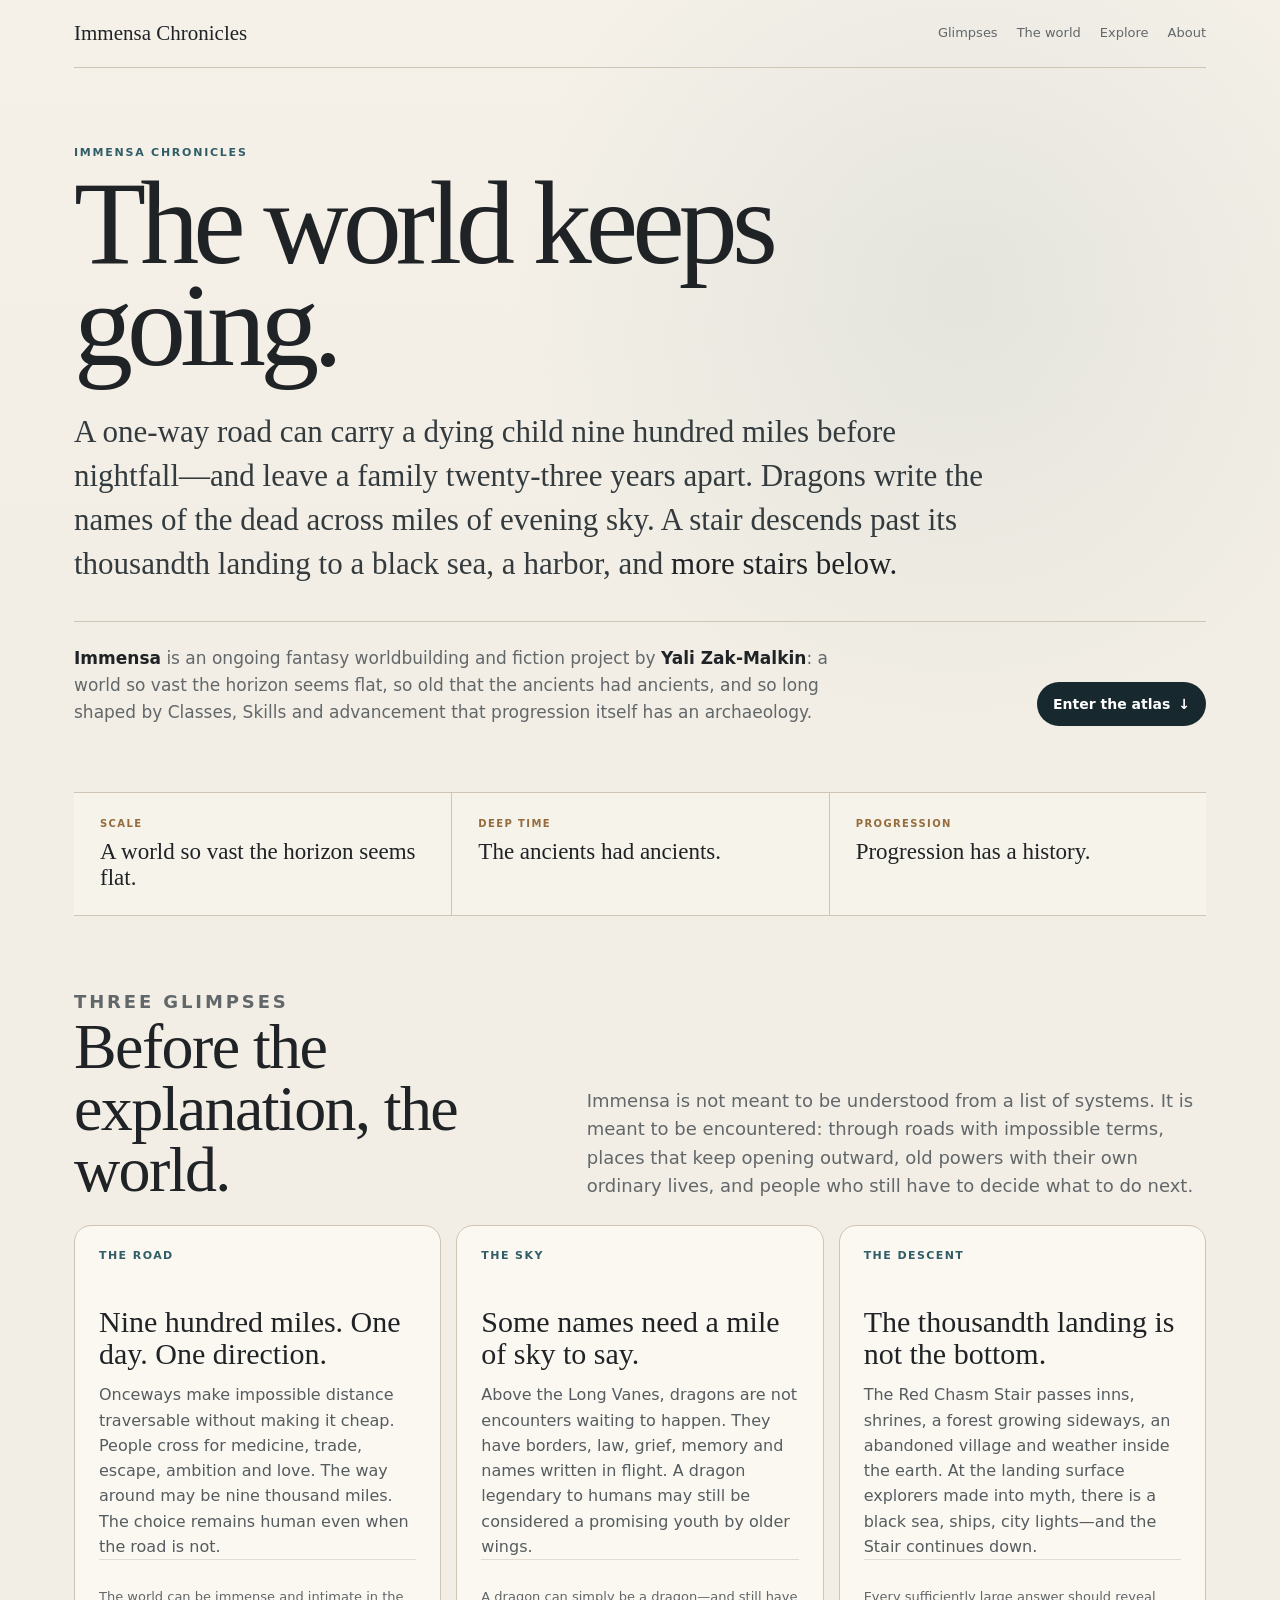
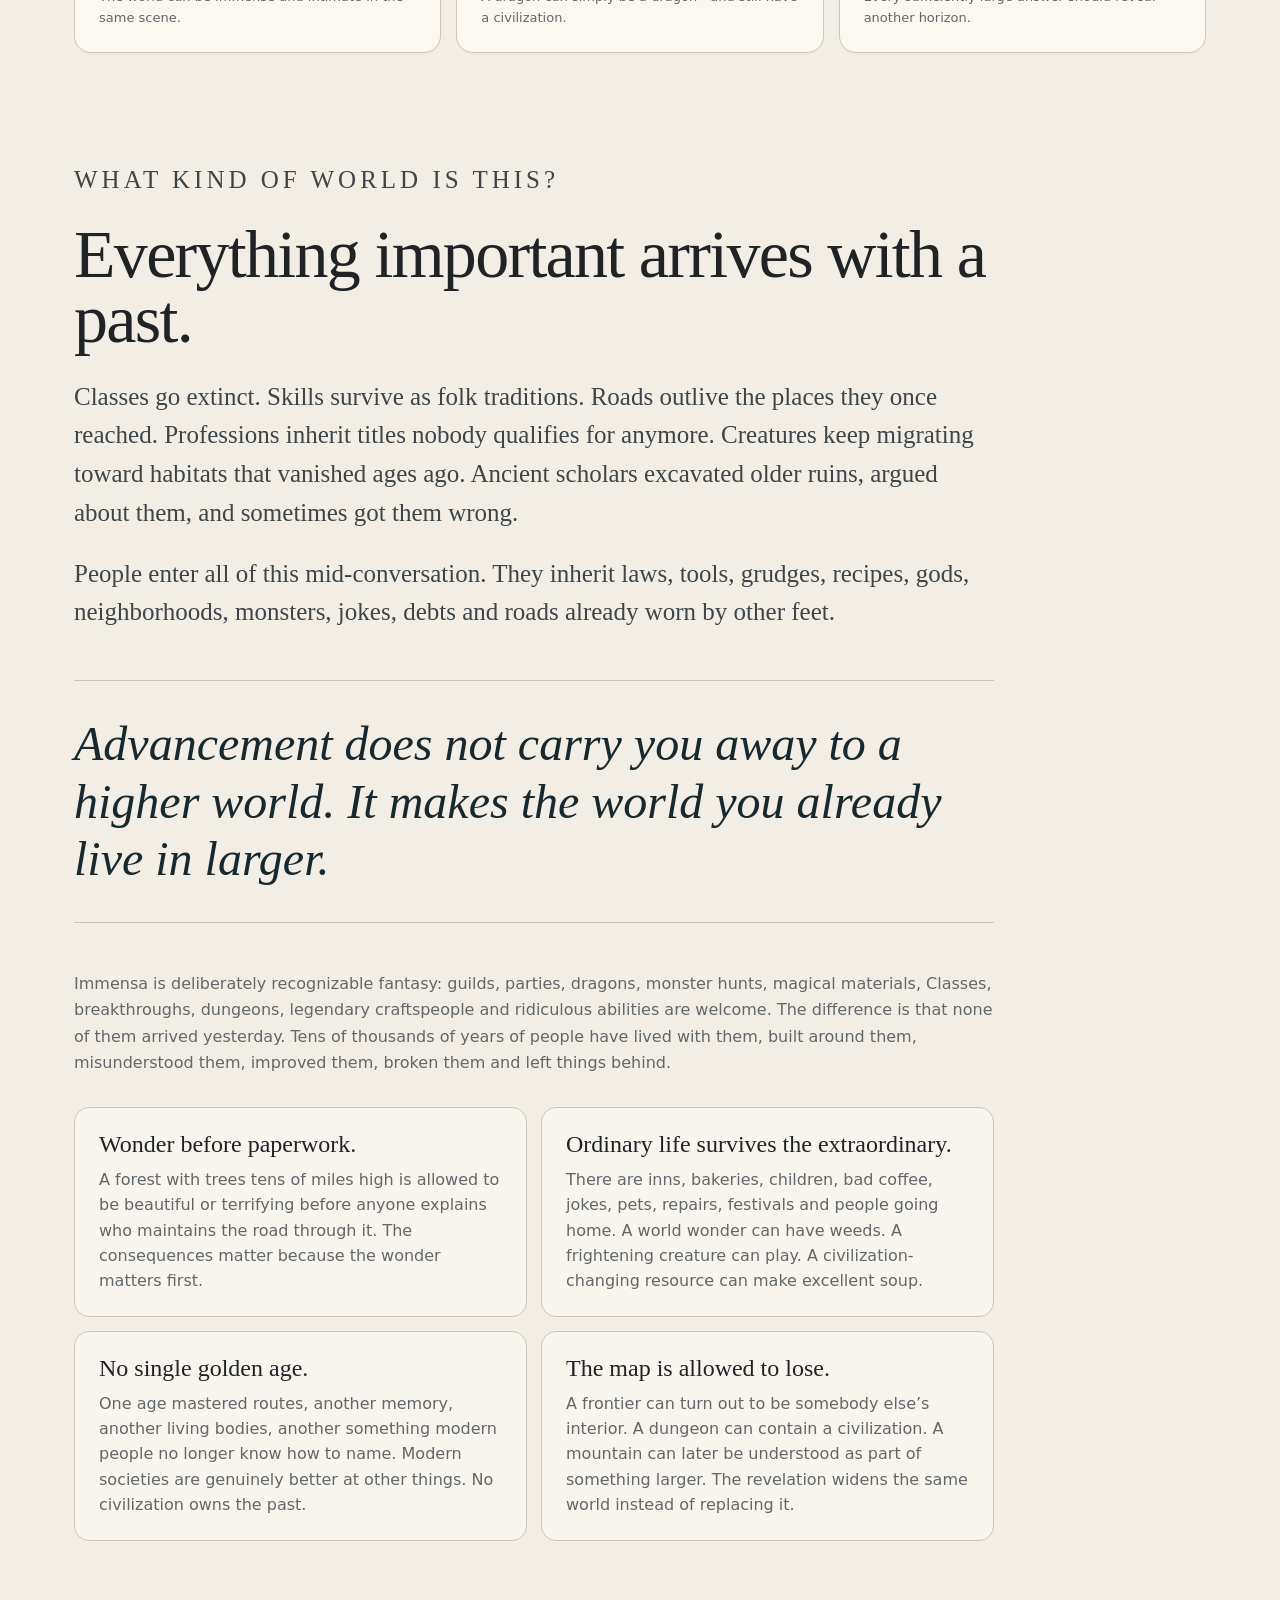
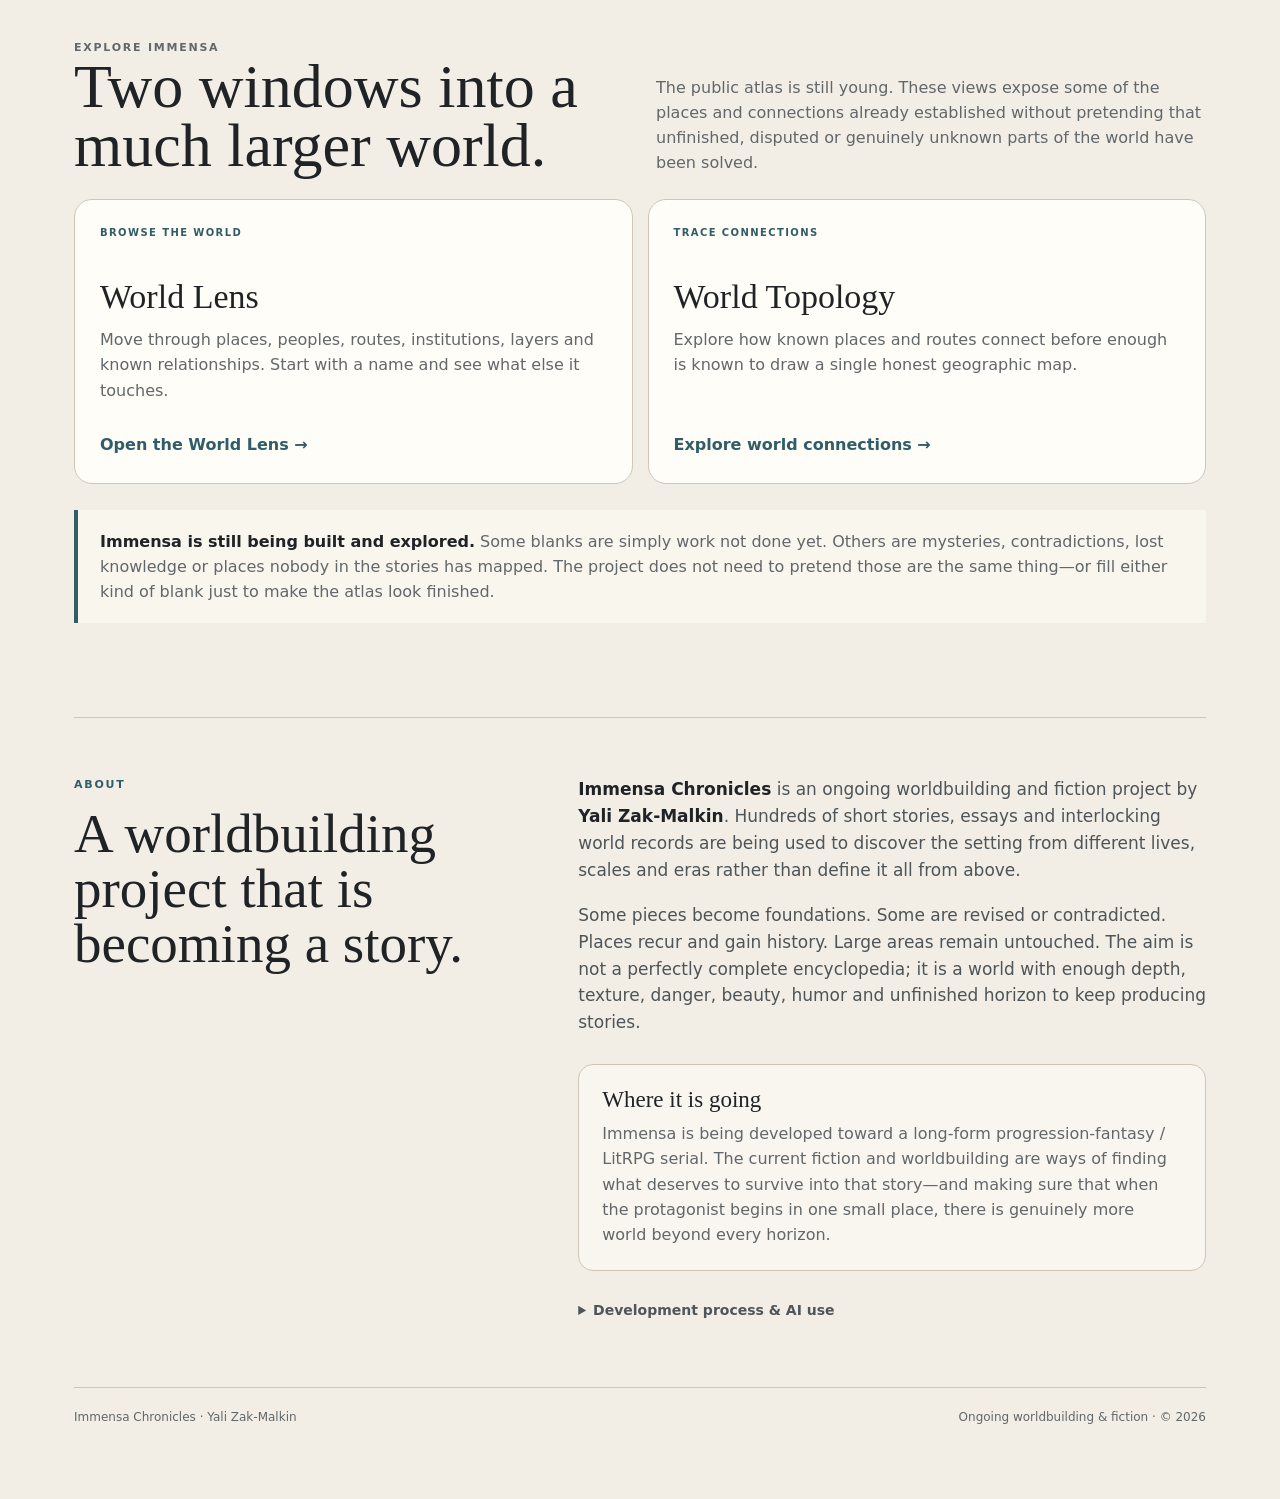
<file: index.html>
<!doctype html>
<html lang="en">
<head>
  <meta charset="utf-8">
  <meta name="viewport" content="width=device-width,initial-scale=1">
  <meta name="description" content="Immensa Chronicles — an ongoing fantasy worldbuilding and fiction project by Yali Zak-Malkin. A world of impossible roads, deep history, progression, wonder and lives lived at immense scale.">
  <title>Immensa Chronicles — The world keeps going</title>
  <style>
    :root{
      --paper:#f2eee5;--paper-deep:#e7dfd1;--panel:#fffdf7;--ink:#202326;--muted:#62676a;
      --line:#cfc5b6;--accent:#315d68;--accent-soft:#dfeaec;--warm:#956b3d;--deep:#17282e;
      --shadow:0 20px 55px rgba(26,31,33,.09)
    }
    *{box-sizing:border-box}html{scroll-behavior:smooth}body{margin:0;color:var(--ink);background:
      radial-gradient(circle at 75% 6%,rgba(49,93,104,.08),transparent 28rem),
      linear-gradient(180deg,#f5f1e9 0,var(--paper) 38rem);font:16px/1.58 system-ui,-apple-system,BlinkMacSystemFont,"Segoe UI",sans-serif}
    a{color:inherit}.shell{max-width:1180px;margin:auto;padding:0 24px 72px}
    .topbar{display:flex;align-items:center;justify-content:space-between;gap:18px;padding:21px 0;border-bottom:1px solid var(--line)}
    .wordmark{font:21px Georgia,serif;text-decoration:none}.topbar nav{display:flex;gap:19px;color:var(--muted);font-size:13px}.topbar nav a{text-decoration:none}.topbar nav a:hover{color:var(--accent)}
    .eyebrow{margin:0 0 12px;color:var(--accent);font-size:11px;font-weight:800;letter-spacing:.16em;text-transform:uppercase}
    .hero{padding:76px 0 66px}.hero h1{max-width:960px;margin:0;font:500 clamp(62px,10vw,118px)/.86 Georgia,serif;letter-spacing:-.05em}
    .hero-lede{max-width:910px;margin:34px 0 0;font:400 clamp(22px,3vw,31px)/1.42 Georgia,serif;color:#343b3e}
    .hero-lede strong{font-weight:500;color:var(--ink)}
    .identity{display:grid;grid-template-columns:minmax(0,1fr) auto;gap:36px;align-items:end;margin-top:35px;padding-top:23px;border-top:1px solid var(--line)}
    .identity p{max-width:760px;margin:0;color:var(--muted);font-size:17px}.identity strong{color:var(--ink)}
    .enter{display:inline-flex;align-items:center;gap:8px;padding:11px 16px;border-radius:999px;background:var(--deep);color:white;text-decoration:none;font-size:14px;font-weight:750;white-space:nowrap}
    .thesis-band{display:grid;grid-template-columns:repeat(3,1fr);border-block:1px solid var(--line);background:rgba(255,253,247,.28)}
    .thesis{padding:23px 26px}.thesis+.thesis{border-left:1px solid var(--line)}.thesis span{display:block;color:var(--warm);font-size:10px;font-weight:800;letter-spacing:.14em;text-transform:uppercase}.thesis strong{display:block;margin-top:7px;font:500 23px/1.15 Georgia,serif}
    .glimpses{padding:72px 0 32px}.section-intro{display:grid;grid-template-columns:.85fr 1.15fr;gap:55px;align-items:end;margin-bottom:25px}.section-intro h2{margin:0;font:500 clamp(40px,6vw,64px)/.96 Georgia,serif;letter-spacing:-.025em}.section-intro p{max-width:660px;margin:0;color:var(--muted);font-size:18px}
    .glimpse-grid{display:grid;grid-template-columns:repeat(3,1fr);gap:15px}.glimpse{display:flex;flex-direction:column;min-height:330px;padding:24px;border:1px solid var(--line);border-radius:17px;background:rgba(255,253,247,.7);box-shadow:0 2px 0 rgba(32,35,38,.02)}
    .glimpse .number{color:var(--accent);font:700 11px/1 system-ui;letter-spacing:.13em;text-transform:uppercase}.glimpse h3{margin:45px 0 13px;font:500 30px/1.05 Georgia,serif}.glimpse p{margin:0;color:#555c60}.glimpse .after{margin-top:auto;padding-top:27px;color:var(--muted);font-size:13px;border-top:1px solid #e2dbcf}
    .world{padding:76px 0 20px}.world-copy{max-width:920px}.world h2{margin:0 0 25px;font:500 clamp(43px,6vw,68px)/.96 Georgia,serif;letter-spacing:-.025em}.world-copy>p{margin:0 0 22px;font:400 clamp(20px,2.3vw,25px)/1.55 Georgia,serif;color:#3e4548}
    .world-copy>p.small{font:16px/1.65 system-ui,sans-serif;color:var(--muted)}
    .pull{margin:48px 0;padding:34px 0;border-block:1px solid var(--line);font:italic 500 clamp(29px,4.5vw,48px)/1.2 Georgia,serif;color:var(--deep)}
    .textures{display:grid;grid-template-columns:repeat(2,1fr);gap:14px;margin-top:31px}.texture{padding:23px 24px;border:1px solid var(--line);border-radius:15px;background:rgba(255,253,247,.52)}.texture h3{margin:0 0 8px;font:500 24px/1.15 Georgia,serif}.texture p{margin:0;color:var(--muted)}
    .explore{padding:78px 0 18px}.explore-head{display:flex;justify-content:space-between;gap:35px;align-items:end;margin-bottom:23px}.explore-head h2{margin:0;font:500 clamp(40px,6vw,62px)/.96 Georgia,serif}.explore-head p{max-width:550px;margin:0;color:var(--muted)}
    .cards{display:grid;grid-template-columns:repeat(2,1fr);gap:15px}.card{display:flex;flex-direction:column;min-height:285px;padding:25px;border:1px solid var(--line);border-radius:18px;background:var(--panel);text-decoration:none;transition:transform .16s ease,box-shadow .16s ease,border-color .16s ease}.card:hover{transform:translateY(-3px);border-color:#a8b0ab;box-shadow:var(--shadow)}.card .kind{color:var(--accent);font-size:10px;font-weight:800;letter-spacing:.14em;text-transform:uppercase}.card h3{margin:39px 0 11px;font:500 34px/1.08 Georgia,serif}.card p{margin:0;color:var(--muted);max-width:520px}.card .open{margin-top:auto;padding-top:28px;color:var(--accent);font-weight:750}
    .unfinished{margin-top:26px;padding:19px 22px;border-left:4px solid var(--accent);background:rgba(255,253,247,.56);color:var(--muted)}.unfinished strong{color:var(--ink)}
    .about{display:grid;grid-template-columns:.82fr 1.18fr;gap:68px;margin-top:76px;padding:58px 0 14px;border-top:1px solid var(--line)}.about h2{margin:0;font:500 clamp(38px,5vw,55px)/1 Georgia,serif}.about-copy>p{margin:0 0 18px;color:#4e5558;font-size:17px}.about-copy strong{color:var(--ink)}
    .serial{margin:28px 0;padding:22px 23px;border:1px solid var(--line);border-radius:15px;background:rgba(255,253,247,.55)}.serial h3{margin:0 0 8px;font:500 23px Georgia,serif}.serial p{margin:0;color:var(--muted)}
    details.process{margin-top:18px;color:var(--muted);font-size:14px}details.process summary{cursor:pointer;color:#4f5659;font-weight:700}details.process p{max-width:700px;margin:10px 0 0}
    footer{display:flex;justify-content:space-between;gap:20px;flex-wrap:wrap;margin-top:52px;padding-top:20px;border-top:1px solid var(--line);color:var(--muted);font-size:12px}
    @media(max-width:850px){.identity,.section-intro,.about{grid-template-columns:1fr}.identity{align-items:start}.identity .enter{justify-self:start}.thesis-band{grid-template-columns:1fr}.thesis+.thesis{border-left:0;border-top:1px solid var(--line)}.glimpse-grid,.textures,.cards{grid-template-columns:1fr}.glimpse{min-height:250px}.explore-head{display:block}.explore-head p{margin-top:15px}.about{gap:28px}}
    @media(max-width:560px){.shell{padding-inline:16px}.topbar nav{gap:11px}.topbar nav a:first-child{display:none}.hero{padding-top:50px}.hero h1{font-size:clamp(58px,18vw,88px)}.hero-lede{font-size:21px}.glimpses,.world,.explore{padding-top:58px}}
    @media(prefers-reduced-motion:reduce){html{scroll-behavior:auto}.card{transition:none}}
  </style>
</head>
<body>
  <div class="shell">
    <header class="topbar">
      <a class="wordmark" href="./">Immensa Chronicles</a>
      <nav aria-label="Primary"><a href="#glimpses">Glimpses</a><a href="#world">The world</a><a href="#explore">Explore</a><a href="#about">About</a></nav>
    </header>

    <main>
      <section class="hero">
        <p class="eyebrow">Immensa Chronicles</p>
        <h1>The world keeps going.</h1>
        <p class="hero-lede">A one-way road can carry a dying child nine hundred miles before nightfall—and leave a family twenty-three years apart. Dragons write the names of the dead across miles of evening sky. A stair descends past its thousandth landing to a black sea, a harbor, and <strong>more stairs below.</strong></p>
        <div class="identity">
          <p><strong>Immensa</strong> is an ongoing fantasy worldbuilding and fiction project by <strong>Yali Zak-Malkin</strong>: a world so vast the horizon seems flat, so old that the ancients had ancients, and so long shaped by Classes, Skills and advancement that progression itself has an archaeology.</p>
          <a class="enter" href="#explore">Enter the atlas <span aria-hidden="true">↓</span></a>
        </div>
      </section>

      <section class="thesis-band" aria-label="Three promises of Immensa">
        <div class="thesis"><span>Scale</span><strong>A world so vast the horizon seems flat.</strong></div>
        <div class="thesis"><span>Deep time</span><strong>The ancients had ancients.</strong></div>
        <div class="thesis"><span>Progression</span><strong>Progression has a history.</strong></div>
      </section>

      <section class="glimpses" id="glimpses">
        <div class="section-intro">
          <div><p class="eyebrow">Three glimpses</p><h2>Before the explanation, the world.</h2></div>
          <p>Immensa is not meant to be understood from a list of systems. It is meant to be encountered: through roads with impossible terms, places that keep opening outward, old powers with their own ordinary lives, and people who still have to decide what to do next.</p>
        </div>
        <div class="glimpse-grid">
          <article class="glimpse"><span class="number">The road</span><h3>Nine hundred miles. One day. One direction.</h3><p>Onceways make impossible distance traversable without making it cheap. People cross for medicine, trade, escape, ambition and love. The way around may be nine thousand miles. The choice remains human even when the road is not.</p><div class="after">The world can be immense and intimate in the same scene.</div></article>
          <article class="glimpse"><span class="number">The sky</span><h3>Some names need a mile of sky to say.</h3><p>Above the Long Vanes, dragons are not encounters waiting to happen. They have borders, law, grief, memory and names written in flight. A dragon legendary to humans may still be considered a promising youth by older wings.</p><div class="after">A dragon can simply be a dragon—and still have a civilization.</div></article>
          <article class="glimpse"><span class="number">The descent</span><h3>The thousandth landing is not the bottom.</h3><p>The Red Chasm Stair passes inns, shrines, a forest growing sideways, an abandoned village and weather inside the earth. At the landing surface explorers made into myth, there is a black sea, ships, city lights—and the Stair continues down.</p><div class="after">Every sufficiently large answer should reveal another horizon.</div></article>
        </div>
      </section>

      <section class="world" id="world">
        <div class="world-copy">
          <p class="eyebrow">What kind of world is this?</p>
          <h2>Everything important arrives with a past.</h2>
          <p>Classes go extinct. Skills survive as folk traditions. Roads outlive the places they once reached. Professions inherit titles nobody qualifies for anymore. Creatures keep migrating toward habitats that vanished ages ago. Ancient scholars excavated older ruins, argued about them, and sometimes got them wrong.</p>
          <p>People enter all of this mid-conversation. They inherit laws, tools, grudges, recipes, gods, neighborhoods, monsters, jokes, debts and roads already worn by other feet.</p>
          <div class="pull">Advancement does not carry you away to a higher world. It makes the world you already live in larger.</div>
          <p class="small">Immensa is deliberately recognizable fantasy: guilds, parties, dragons, monster hunts, magical materials, Classes, breakthroughs, dungeons, legendary craftspeople and ridiculous abilities are welcome. The difference is that none of them arrived yesterday. Tens of thousands of years of people have lived with them, built around them, misunderstood them, improved them, broken them and left things behind.</p>
          <div class="textures">
            <article class="texture"><h3>Wonder before paperwork.</h3><p>A forest with trees tens of miles high is allowed to be beautiful or terrifying before anyone explains who maintains the road through it. The consequences matter because the wonder matters first.</p></article>
            <article class="texture"><h3>Ordinary life survives the extraordinary.</h3><p>There are inns, bakeries, children, bad coffee, jokes, pets, repairs, festivals and people going home. A world wonder can have weeds. A frightening creature can play. A civilization-changing resource can make excellent soup.</p></article>
            <article class="texture"><h3>No single golden age.</h3><p>One age mastered routes, another memory, another living bodies, another something modern people no longer know how to name. Modern societies are genuinely better at other things. No civilization owns the past.</p></article>
            <article class="texture"><h3>The map is allowed to lose.</h3><p>A frontier can turn out to be somebody else’s interior. A dungeon can contain a civilization. A mountain can later be understood as part of something larger. The revelation widens the same world instead of replacing it.</p></article>
          </div>
        </div>
      </section>

      <section class="explore" id="explore">
        <div class="explore-head"><div><p class="eyebrow">Explore Immensa</p><h2>Two windows into a much larger world.</h2></div><p>The public atlas is still young. These views expose some of the places and connections already established without pretending that unfinished, disputed or genuinely unknown parts of the world have been solved.</p></div>
        <div class="cards">
          <a class="card" href="./world-lens/"><span class="kind">Browse the world</span><h3>World Lens</h3><p>Move through places, peoples, routes, institutions, layers and known relationships. Start with a name and see what else it touches.</p><span class="open">Open the World Lens →</span></a>
          <a class="card" href="./world-topology/"><span class="kind">Trace connections</span><h3>World Topology</h3><p>Explore how known places and routes connect before enough is known to draw a single honest geographic map.</p><span class="open">Explore world connections →</span></a>
        </div>
        <div class="unfinished"><strong>Immensa is still being built and explored.</strong> Some blanks are simply work not done yet. Others are mysteries, contradictions, lost knowledge or places nobody in the stories has mapped. The project does not need to pretend those are the same thing—or fill either kind of blank just to make the atlas look finished.</div>
      </section>

      <section class="about" id="about">
        <div><p class="eyebrow">About</p><h2>A worldbuilding project that is becoming a story.</h2></div>
        <div class="about-copy">
          <p><strong>Immensa Chronicles</strong> is an ongoing worldbuilding and fiction project by <strong>Yali Zak-Malkin</strong>. Hundreds of short stories, essays and interlocking world records are being used to discover the setting from different lives, scales and eras rather than define it all from above.</p>
          <p>Some pieces become foundations. Some are revised or contradicted. Places recur and gain history. Large areas remain untouched. The aim is not a perfectly complete encyclopedia; it is a world with enough depth, texture, danger, beauty, humor and unfinished horizon to keep producing stories.</p>
          <div class="serial"><h3>Where it is going</h3><p>Immensa is being developed toward a long-form progression-fantasy / LitRPG serial. The current fiction and worldbuilding are ways of finding what deserves to survive into that story—and making sure that when the protagonist begins in one small place, there is genuinely more world beyond every horizon.</p></div>
          <details class="process"><summary>Development process & AI use</summary><p>AI tools are used extensively in research, corpus analysis, prototyping, drafting and software development. Creative direction, selection, revision, curation and final decisions about the project are by Yali Zak-Malkin. AI is part of how Immensa is being built, not what Immensa is about.</p></details>
        </div>
      </section>
    </main>

    <footer><span>Immensa Chronicles · Yali Zak-Malkin</span><span>Ongoing worldbuilding & fiction · © 2026</span></footer>
  </div>
</body>
</html>
</file>
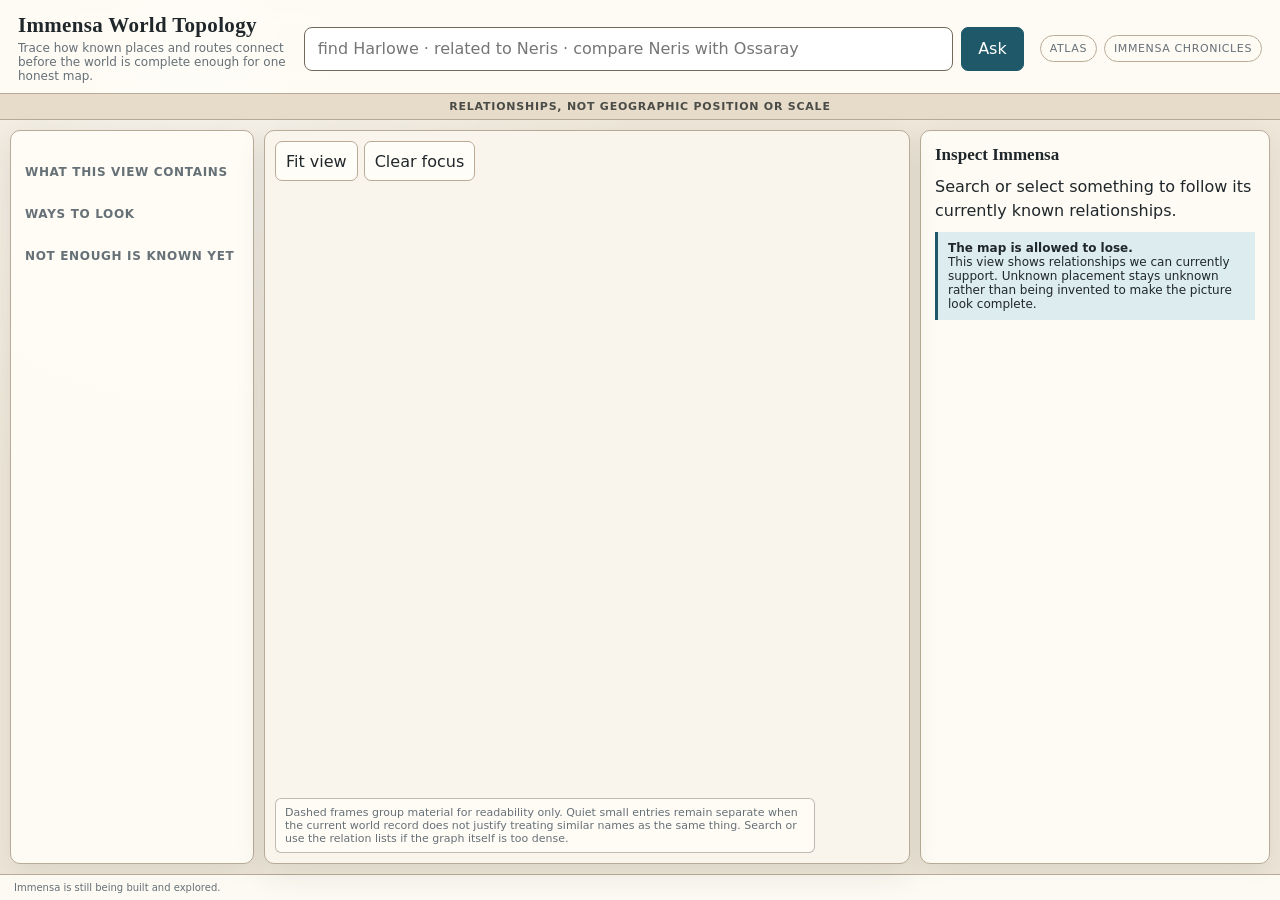
<file: interactive-graph/index.html>
<!doctype html>
<html lang="en">
<head>
  <meta charset="utf-8">
  <meta name="viewport" content="width=device-width,initial-scale=1">
  <meta http-equiv="refresh" content="0;url=../world-topology/">
  <meta name="robots" content="noindex">
  <title>Immensa World Topology</title>
</head>
<body>
  <p>This view has moved to <a href="../world-topology/">Immensa World Topology</a>.</p>
</body>
</html>
</file>
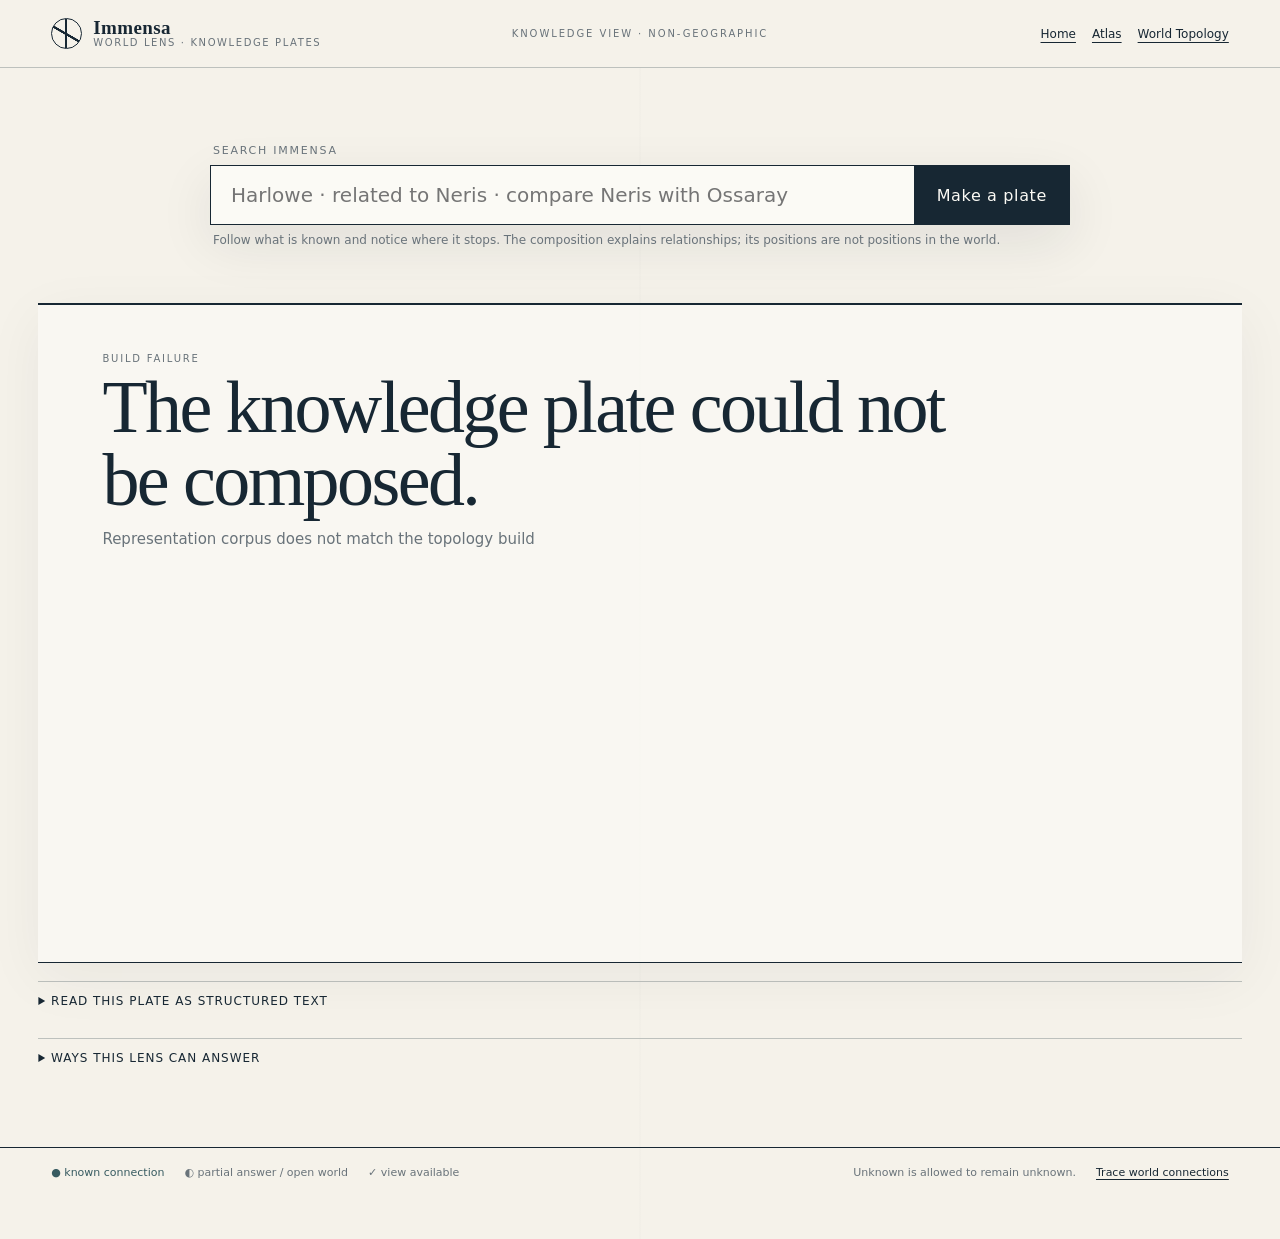
<file: world-lens/index.html>
<!doctype html>
<html lang="en">
<head>
  <meta charset="utf-8">
  <meta name="viewport" content="width=device-width, initial-scale=1">
  <meta name="robots" content="index,follow">
  <meta name="description" content="Browse places, peoples, routes and relationships across the currently explored parts of Immensa.">
  <title>Immensa World Lens · Knowledge Plates</title>
  <link rel="stylesheet" href="./world-lens.css">
</head>
<body data-surface="knowledge" data-ready="false">
  <a class="skip-link" href="#reading-stage">Skip to the knowledge plate</a>
  <header class="topline">
    <a class="wordmark" href="../" aria-label="Back to Immensa Chronicles">
      <span class="wordmark-glyph" aria-hidden="true"></span>
      <span><strong>Immensa</strong><small>World Lens · Knowledge Plates</small></span>
    </a>
    <span class="boundary-mark">KNOWLEDGE VIEW · NON-GEOGRAPHIC</span>
    <nav aria-label="Explore Immensa">
      <a href="../">Home</a>
      <a href="../atlas/ossaray-neris/">Atlas</a>
      <a href="../world-topology/">World Topology</a>
    </nav>
  </header>

  <form id="command-form" class="seek" role="search" autocomplete="off">
    <label for="command-input">Search Immensa</label>
    <div class="seek-row">
      <input id="command-input" type="search" placeholder="Harlowe · related to Neris · compare Neris with Ossaray" aria-describedby="command-note">
      <button type="submit">Make a plate</button>
    </div>
    <p id="command-note">Follow what is known and notice where it stops. The composition explains relationships; its positions are not positions in the world.</p>
    <div id="search-results" class="search-results" role="listbox" hidden></div>
  </form>

  <main id="reading-stage" tabindex="-1">
    <nav id="history-trail" class="history-trail" aria-label="Conceptual navigation"></nav>
    <section id="answer-panel" class="plate-stage" aria-live="polite">
      <div class="loading-plate">
        <span></span>
        <p>Composing the world view…</p>
      </div>
    </section>

    <details id="semantic-outline" class="semantic-outline">
      <summary>Read this plate as structured text</summary>
      <div id="outline-content"></div>
    </details>

    <details class="fixture-drawer">
      <summary>Ways this Lens can answer</summary>
      <p>Synthetic examples demonstrate a visual form only; they do not add facts to Immensa.</p>
      <div id="fixture-list" class="fixture-list"></div>
    </details>
  </main>

  <footer class="folio">
    <div id="epistemic-footer" class="epistemic-footer">
      <span>● known connection</span>
      <span>◐ partial answer / open world</span>
      <span>✓ view available</span>
    </div>
    <div>
      <span id="build-id" hidden aria-hidden="true"></span>
      <span>Unknown is allowed to remain unknown.</span>
      <a href="../world-topology/">Trace world connections</a>
    </div>
  </footer>

  <div id="live-status" class="sr-only" aria-live="polite"></div>
  <script type="module" src="./app.js"></script>
</body>
</html>
</file>
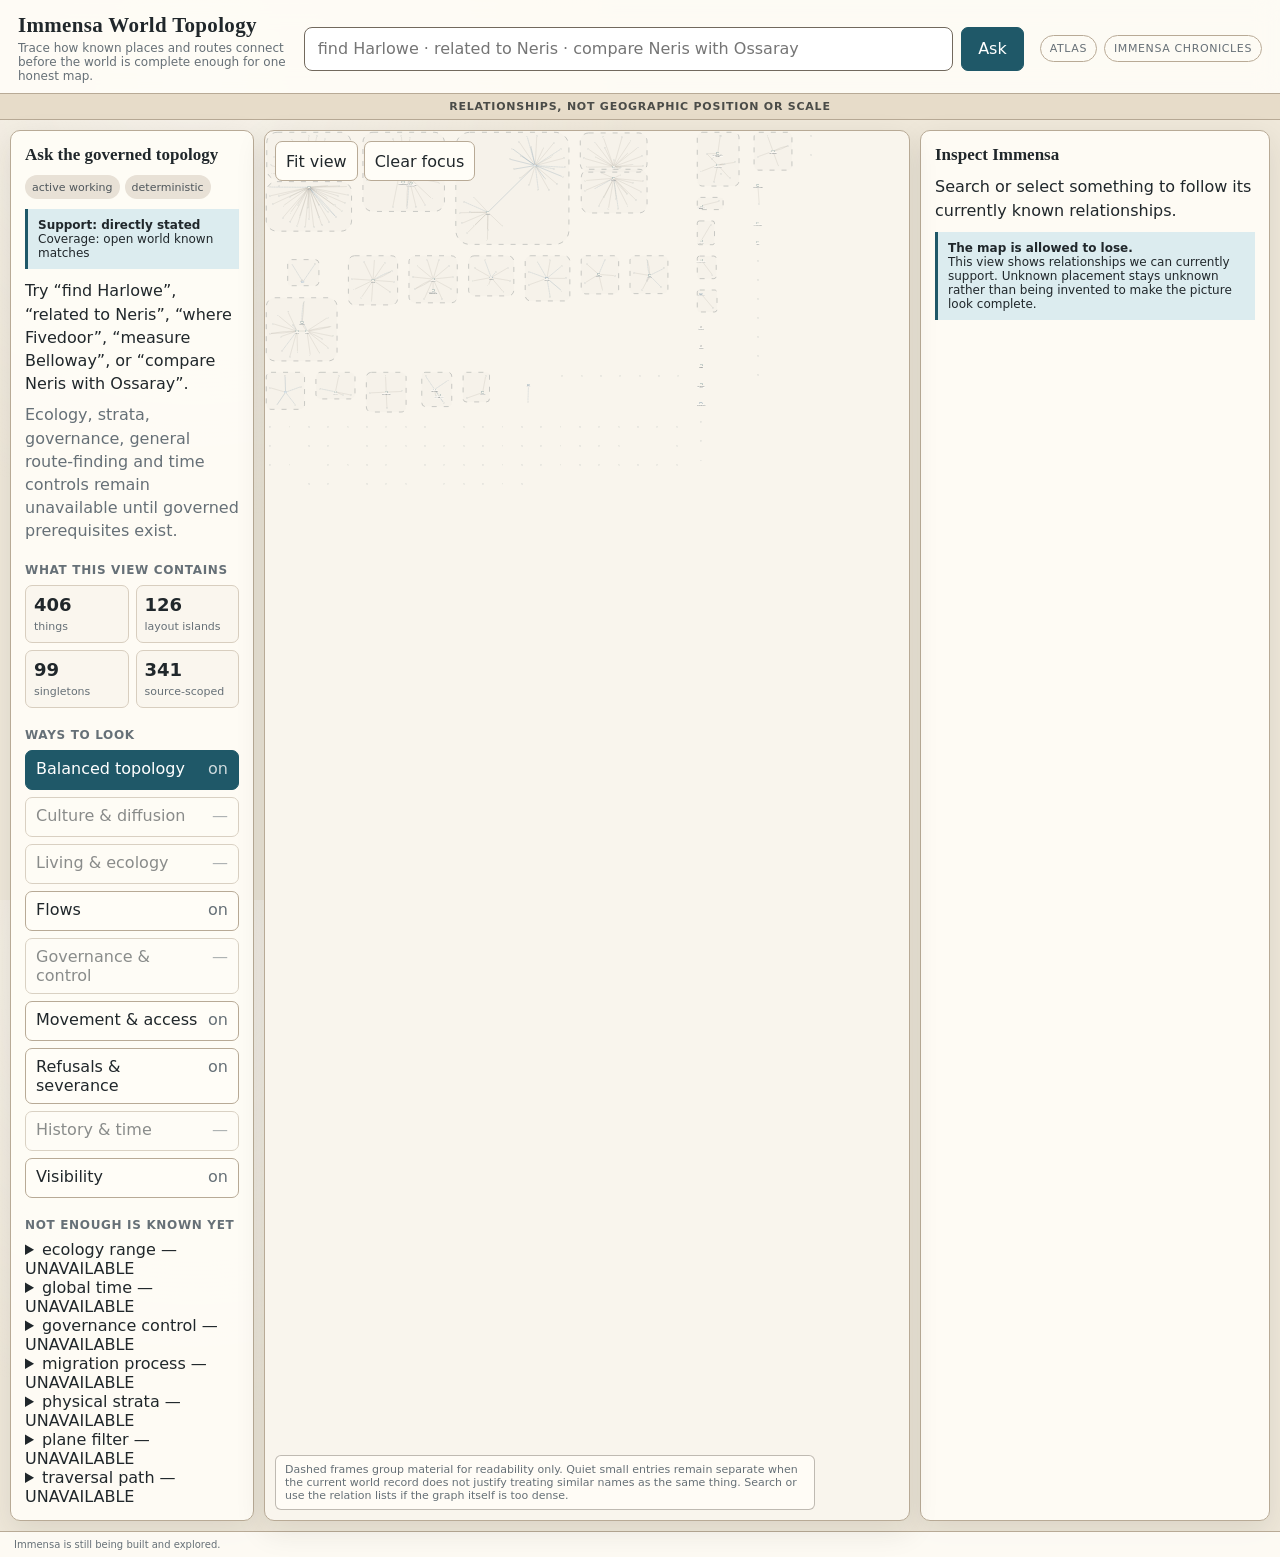
<file: world-topology/index.html>
<!doctype html>
<html lang="en">
<head>
  <meta charset="utf-8">
  <meta name="viewport" content="width=device-width,initial-scale=1,viewport-fit=cover">
  <meta name="description" content="Explore known connections among places, routes and other parts of Immensa. A relationship view, not a finished geographic map.">
  <title>Immensa World Topology</title>
  <link rel="stylesheet" href="./explorer.css">
</head>
<body>
  <div class="app-shell">
    <header class="masthead">
      <div class="brand">
        <h1>Immensa World Topology</h1>
        <p>Trace how known places and routes connect before the world is complete enough for one honest map.</p>
      </div>
      <form class="command" id="command-form" role="search">
        <label class="sr-only" for="command-input">Find or query Immensa</label>
        <input id="command-input" autocomplete="off" spellcheck="false" placeholder="find Harlowe · related to Neris · compare Neris with Ossaray">
        <button class="primary" type="submit">Ask</button>
        <div class="search-results" id="search-results" role="listbox" aria-label="Matching names and places"></div>
      </form>
      <div class="mode-links">
        <a class="mode-badge" href="../atlas/ossaray-neris/" style="text-decoration:none">Atlas</a>
        <a class="mode-badge" href="../" style="text-decoration:none">Immensa Chronicles</a>
      </div>
    </header>

    <div class="truth-banner">RELATIONSHIPS, NOT GEOGRAPHIC POSITION OR SCALE</div>
    <div class="truth-banner warning" id="build-warning" style="display:none" aria-hidden="true"></div>

    <nav class="mobile-tabs" aria-label="Explorer views">
      <button class="tab-button" type="button" data-mobile-target="world-view">World</button>
      <button class="tab-button" type="button" data-mobile-target="answer-view">Discover</button>
      <button class="tab-button" type="button" data-mobile-target="details-view">Details</button>
    </nav>

    <main class="workspace">
      <aside class="panel mobile-view" id="answer-view" aria-label="Discovery and controls">
        <section id="answer-content"></section>
        <h3>What this view contains</h3>
        <div class="stats" id="stats"></div>
        <h3>Ways to look</h3>
        <div class="lens-list" id="lens-list"></div>
        <h3>Not enough is known yet</h3>
        <div id="capability-list"></div>
      </aside>

      <section class="canvas-panel mobile-view" id="world-view" aria-label="World relationship canvas">
        <svg id="island-overlay" aria-hidden="true"></svg>
        <div id="cy" aria-hidden="true"></div>
        <div class="canvas-tools">
          <button class="quiet-button" type="button" id="fit-button">Fit view</button>
          <button class="quiet-button" type="button" id="reset-focus-button">Clear focus</button>
        </div>
        <div class="canvas-key">Dashed frames group material for readability only. Quiet small entries remain separate when the current world record does not justify treating similar names as the same thing. Search or use the relation lists if the graph itself is too dense.</div>
      </section>

      <aside class="panel mobile-view" id="details-view" aria-label="Selected world details">
        <section id="details-content">
          <h2>Inspect Immensa</h2>
          <p>Search or select something to follow its currently known relationships.</p>
          <div class="status-card">
            <strong>The map is allowed to lose.</strong>
            <div>This view shows relationships we can currently support. Unknown placement stays unknown rather than being invented to make the picture look complete.</div>
          </div>
        </section>
      </aside>
    </main>

    <footer class="footer">
      <span id="build-id" style="display:none" aria-hidden="true"></span>
      <span>Immensa is still being built and explored.</span>
    </footer>
    <div id="live-status" class="sr-only" aria-live="polite"></div>
  </div>
  <script src="./vendor/cytoscape.min.js"></script>
  <script type="module" src="./app.js"></script>
</body>
</html>
</file>
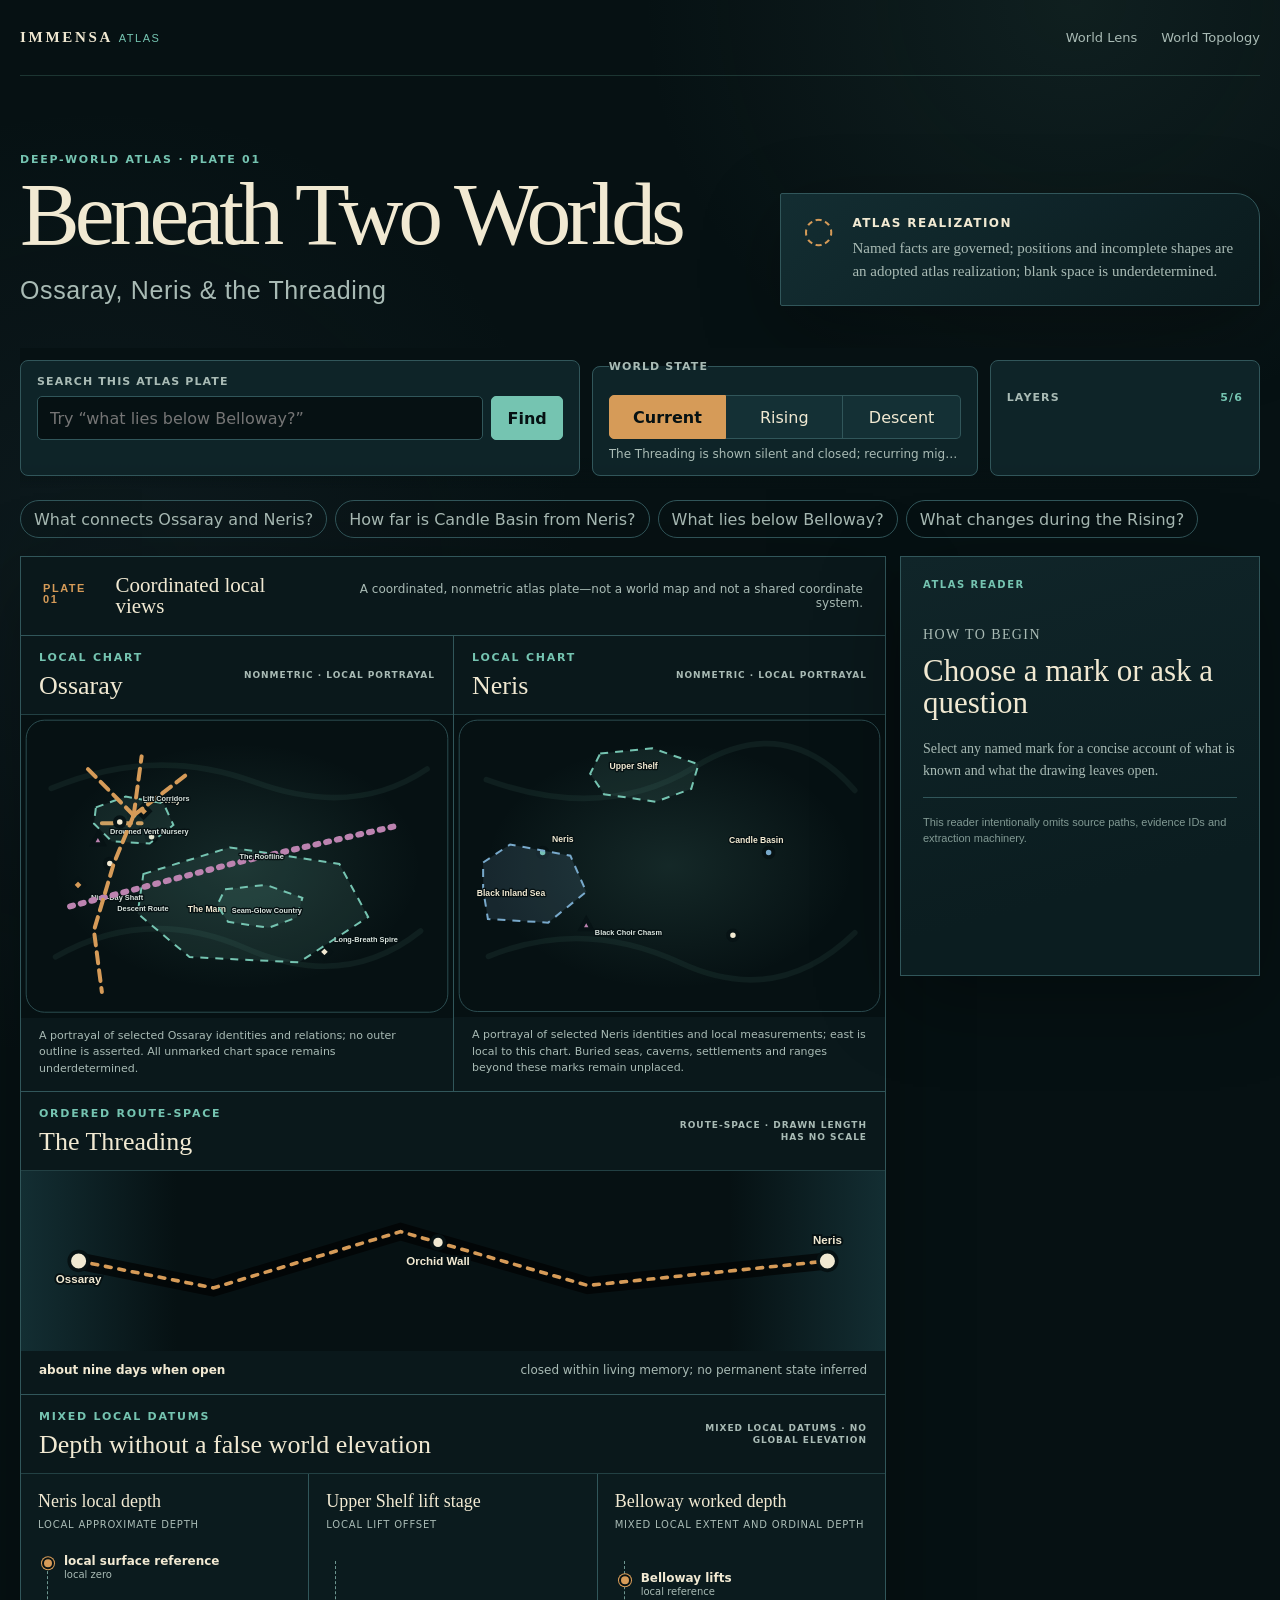
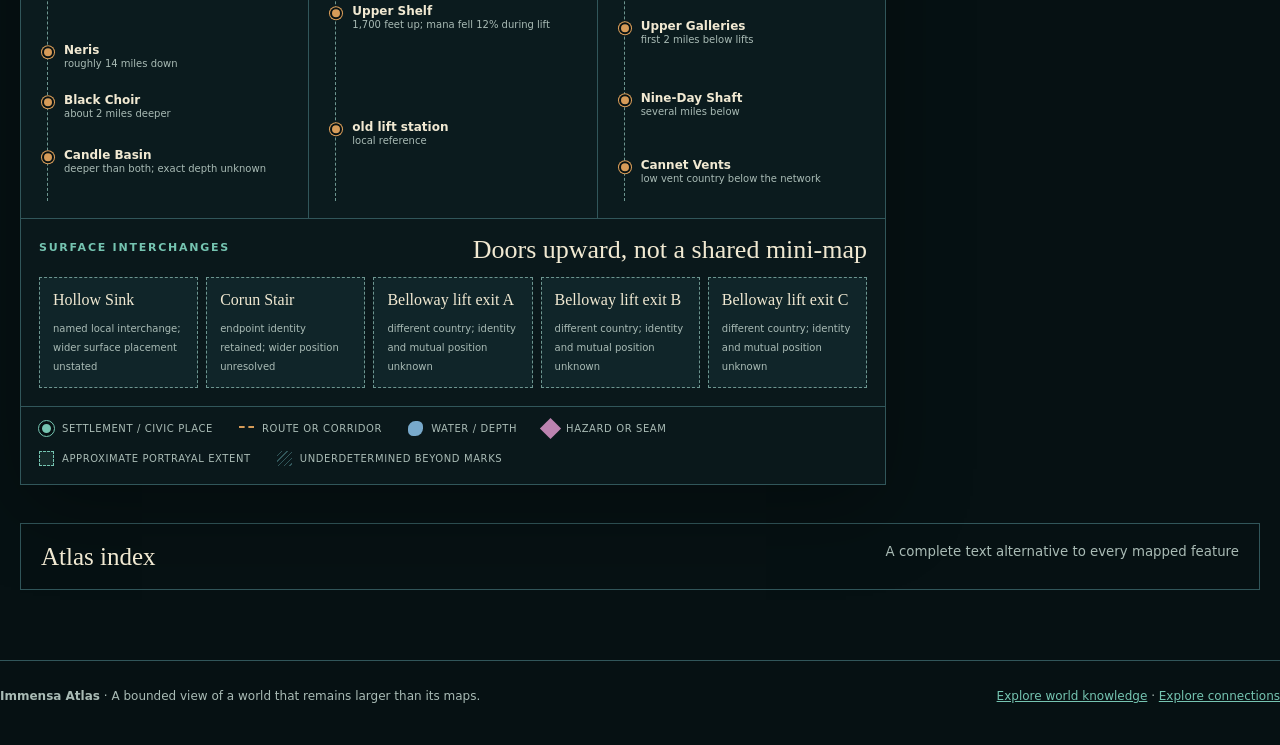
<file: atlas/ossaray-neris/index.html>
<!doctype html>
<html lang="en">
<head>
  <meta charset="utf-8">
  <meta name="viewport" content="width=device-width, initial-scale=1">
  <meta name="color-scheme" content="dark">
  <meta name="theme-color" content="#071315">
  <meta name="description" content="A reader-facing, nonmetric atlas plate of Ossaray, Neris and the Threading in Immensa.">
  <title>Beneath Two Worlds · Immensa Atlas</title>
  <link rel="stylesheet" href="./atlas.css">
</head>
<body data-ready="false" data-state="current" data-character-layer="false" data-selected-view="ossaray">
  <a class="skip-link" href="#atlas-plate">Skip to the atlas</a>

  <header class="site-head">
    <a class="wordmark" href="../../">IMMensa <span>atlas</span></a>
    <nav aria-label="Immensa views">
      <a href="../../world-lens/">World Lens</a>
      <a href="../../world-topology/">World Topology</a>
    </nav>
  </header>

  <main>
    <section class="hero" aria-labelledby="page-title">
      <div>
        <p class="eyebrow">Deep-world atlas · Plate 01</p>
        <h1 id="page-title"><span id="title">Beneath Two Worlds</span><small id="subtitle">Ossaray, Neris &amp; the Threading</small></h1>
      </div>
      <div class="truth-card" aria-label="How to read this atlas">
        <span class="truth-mark" aria-hidden="true">◌</span>
        <div><strong>Atlas realization</strong><p id="truth-line">Loading the atlas truth contract…</p></div>
      </div>
    </section>

    <section class="atlas-tools" aria-label="Atlas controls">
      <form id="search-form" class="search-box" role="search">
        <label for="atlas-search">Search this atlas plate</label>
        <div class="search-row">
          <input id="atlas-search" name="q" type="search" autocomplete="off" placeholder="Try “what lies below Belloway?”">
          <button type="submit">Find</button>
        </div>
        <div id="search-suggestions" class="suggestions" role="listbox" aria-label="Atlas search suggestions"></div>
      </form>

      <fieldset class="state-control">
        <legend>World state</legend>
        <div id="state-buttons" class="segmented"></div>
        <p id="state-description">Loading states…</p>
      </fieldset>

      <details class="layer-control">
        <summary>Layers <span id="layer-count" aria-hidden="true"></span></summary>
        <div id="layer-buttons" class="layer-grid"></div>
      </details>
    </section>

    <div id="question-prompts" class="question-prompts" aria-label="Example atlas questions"></div>

    <nav class="mobile-view-tabs" aria-label="Atlas view">
      <button type="button" data-view-target="ossaray" aria-pressed="true">Ossaray</button>
      <button type="button" data-view-target="threading" aria-pressed="false">Threading</button>
      <button type="button" data-view-target="neris" aria-pressed="false">Neris</button>
      <button type="button" data-view-target="section" aria-pressed="false">Depth</button>
    </nav>

    <section id="atlas-plate" class="plate-layout" aria-label="Beneath Two Worlds atlas plate">
      <div class="map-column">
        <div class="plate-mast">
          <div><span>Plate 01</span><strong>Coordinated local views</strong></div>
          <p id="scope-note">Local charts loading…</p>
        </div>

        <div class="chart-pair">
          <article class="chart-card" data-atlas-view="ossaray" aria-labelledby="ossaray-heading">
            <header>
              <div><p>Local chart</p><h2 id="ossaray-heading">Ossaray</h2></div>
              <span class="chart-stamp" id="ossaray-stamp">NONMETRIC</span>
            </header>
            <svg id="ossaray-map" class="atlas-map" viewBox="0 0 1000 700" role="img" aria-labelledby="ossaray-map-title ossaray-map-desc">
              <title id="ossaray-map-title">Ossaray local atlas chart</title>
              <desc id="ossaray-map-desc">An interactive nonmetric portrayal of selected places, routes, civic sites and hazards in Ossaray.</desc>
            </svg>
            <p class="chart-note" id="ossaray-note"></p>
          </article>

          <article class="chart-card" data-atlas-view="neris" aria-labelledby="neris-heading">
            <header>
              <div><p>Local chart</p><h2 id="neris-heading">Neris</h2></div>
              <span class="chart-stamp" id="neris-stamp">NONMETRIC</span>
            </header>
            <svg id="neris-map" class="atlas-map" viewBox="0 0 1000 700" role="img" aria-labelledby="neris-map-title neris-map-desc">
              <title id="neris-map-title">Neris local atlas chart</title>
              <desc id="neris-map-desc">An interactive nonmetric portrayal of Neris, its inland sea, Candle Basin, Upper Shelf and selected depths.</desc>
            </svg>
            <p class="chart-note" id="neris-note"></p>
          </article>
        </div>

        <article class="route-card" data-atlas-view="threading" aria-labelledby="threading-heading">
          <header>
            <div><p>Ordered route-space</p><h2 id="threading-heading">The Threading</h2></div>
            <span class="chart-stamp" id="threading-stamp">DRAWN LENGTH HAS NO SCALE</span>
          </header>
          <svg id="threading-map" class="threading-map" viewBox="0 0 1200 250" role="img" aria-labelledby="threading-map-title threading-map-desc">
            <title id="threading-map-title">The Threading route-space</title>
            <desc id="threading-map-desc">An ordered portrayal from Ossaray through Orchid Wall to Neris. The curve is not geographic distance.</desc>
          </svg>
          <div class="route-facts"><strong id="route-duration"></strong><span id="route-state"></span></div>
        </article>

        <article class="section-card" data-atlas-view="section" aria-labelledby="section-heading">
          <header>
            <div><p>Mixed local datums</p><h2 id="section-heading">Depth without a false world elevation</h2></div>
            <span class="chart-stamp" id="section-stamp">NO GLOBAL DATUM</span>
          </header>
          <div id="vertical-sections" class="vertical-sections"></div>
        </article>

        <section class="surface-strip" aria-labelledby="surface-heading">
          <div class="surface-title"><p>Surface interchanges</p><h2 id="surface-heading">Doors upward, not a shared mini-map</h2></div>
          <div id="surface-cards" class="surface-cards"></div>
        </section>

        <div class="legend" aria-label="Atlas legend">
          <div><span class="legend-symbol town"></span><span>settlement / civic place</span></div>
          <div><span class="legend-symbol route"></span><span>route or corridor</span></div>
          <div><span class="legend-symbol water"></span><span>water / depth</span></div>
          <div><span class="legend-symbol seam"></span><span>hazard or seam</span></div>
          <div><span class="legend-symbol extent"></span><span>approximate portrayal extent</span></div>
          <div><span class="legend-symbol unknown"></span><span>underdetermined beyond marks</span></div>
        </div>
      </div>

      <aside id="inspector" class="inspector" aria-labelledby="inspector-title">
        <div class="inspector-topline"><span>Atlas reader</span><button id="clear-selection" type="button" hidden>Clear</button></div>
        <p class="inspector-kicker" id="inspector-kicker">How to begin</p>
        <h2 id="inspector-title">Choose a mark or ask a question</h2>
        <div id="inspector-content">
          <p>Select any named mark for a concise account of what is known and what the drawing leaves open.</p>
          <p class="quiet">This reader intentionally omits source paths, evidence IDs and extraction machinery.</p>
        </div>
        <div id="live-status" class="sr-only" aria-live="polite"></div>
      </aside>
    </section>

    <details class="atlas-index" id="atlas-index">
      <summary><span>Atlas index</span><small>A complete text alternative to every mapped feature</small></summary>
      <div class="index-tools"><label for="index-filter">Filter index</label><input id="index-filter" type="search" placeholder="Name, kind or layer"></div>
      <div id="index-list" class="index-list"></div>
    </details>
  </main>

  <footer>
    <p><strong>Immensa Atlas</strong> · A bounded view of a world that remains larger than its maps.</p>
    <p><a href="../../world-lens/">Explore world knowledge</a> · <a href="../../world-topology/">Explore connections</a></p>
  </footer>

  <script src="./app.js" defer></script>
</body>
</html>
</file>
<file: world-lens/world-lens.css>
:root {
  color-scheme: light;
  --paper: #f5f2ea;
  --paper-bright: #fbfaf5;
  --ink: #172733;
  --muted: #69737a;
  --hairline: #bdc1bd;
  --accent: #375b61;
  --rift: #a34232;
  --shadow: 0 18px 55px rgba(22, 36, 43, .09);
  font-family: Inter, ui-sans-serif, system-ui, -apple-system, BlinkMacSystemFont, "Segoe UI", sans-serif;
}

* { box-sizing: border-box; }
html { background: var(--paper); color: var(--ink); }
body { margin: 0; min-width: 300px; background:
  linear-gradient(90deg, transparent 0, transparent calc(50% - 1px), rgba(23,39,51,.025) 50%, transparent calc(50% + 1px)),
  var(--paper);
}
button, input { font: inherit; }
button, a { -webkit-tap-highlight-color: transparent; }
a { color: inherit; }

.skip-link {
  position: fixed; z-index: 100; left: 12px; top: 10px; padding: 9px 12px;
  transform: translateY(-150%); background: var(--ink); color: white;
}
.skip-link:focus { transform: none; }

.topline {
  min-height: 68px; display: grid; grid-template-columns: 1fr auto 1fr; align-items: center;
  gap: 22px; padding: 12px clamp(16px, 4vw, 56px); border-bottom: 1px solid var(--hairline);
  background: rgba(245,242,234,.95); position: sticky; top: 0; z-index: 20;
  backdrop-filter: blur(12px);
}
.wordmark { display: inline-flex; align-items: center; gap: 11px; text-decoration: none; justify-self: start; }
.wordmark span:last-child { display: grid; line-height: 1.05; }
.wordmark strong { font: 700 19px/1.05 Georgia, "Times New Roman", serif; letter-spacing: .02em; }
.wordmark small { color: var(--muted); font-size: 10px; letter-spacing: .16em; text-transform: uppercase; }
.wordmark-glyph {
  width: 31px; aspect-ratio: 1; display: inline-block; border: 1.5px solid var(--ink); border-radius: 50%;
  background: linear-gradient(90deg, transparent 45%, var(--ink) 46% 52%, transparent 53%),
              linear-gradient(30deg, transparent 45%, var(--ink) 46% 51%, transparent 52%);
}
.boundary-mark { font-size: 10px; letter-spacing: .19em; color: var(--muted); text-align: center; }
.topline nav { display: flex; gap: 16px; justify-self: end; font-size: 12px; }
.topline nav a { text-underline-offset: 4px; }

.seek {
  width: min(860px, calc(100% - 32px)); margin: clamp(34px, 6vw, 76px) auto 20px;
  position: relative; z-index: 10;
}
.seek > label { display: block; margin: 0 0 8px 3px; font-size: 11px; letter-spacing: .16em; text-transform: uppercase; color: var(--muted); }
.seek-row { display: flex; align-items: stretch; background: var(--paper-bright); box-shadow: var(--shadow); }
.seek input {
  min-width: 0; flex: 1; border: 1px solid var(--ink); border-right: 0; background: transparent;
  color: var(--ink); padding: 17px 20px; font-size: clamp(16px, 2vw, 20px); outline: none;
}
.seek input:focus { box-shadow: inset 0 0 0 2px var(--accent); }
.seek button {
  border: 1px solid var(--ink); padding: 0 22px; color: var(--paper-bright); background: var(--ink);
  cursor: pointer; letter-spacing: .04em;
}
.seek button:hover, .seek button:focus-visible { background: var(--accent); }
.seek > p { margin: 8px 3px 0; color: var(--muted); font-size: 12px; }
.search-results {
  position: absolute; left: 0; right: 0; top: calc(100% - 17px); z-index: 30; max-height: 360px; overflow: auto;
  background: var(--paper-bright); border: 1px solid var(--ink); box-shadow: var(--shadow); padding: 7px;
}
.search-results button {
  width: 100%; border: 0; background: transparent; text-align: left; padding: 10px 12px; cursor: pointer;
  display: flex; justify-content: space-between; gap: 16px;
}
.search-results button:hover, .search-results button:focus-visible { background: #e8e7df; }
.search-results small { color: var(--muted); }

#reading-stage { width: min(1500px, 100%); margin: 0 auto; padding: 0 clamp(10px, 3vw, 44px) 70px; outline: none; }
.history-trail { min-height: 28px; max-width: 1220px; margin: 0 auto 8px; color: var(--muted); font-size: 12px; }
.history-trail button { border: 0; background: none; color: inherit; padding: 0; cursor: pointer; text-decoration: underline; text-underline-offset: 3px; }
.history-trail span + span::before, .history-trail button + span::before { content: " → "; color: var(--hairline); padding: 0 5px; }

.plate-stage { min-height: 660px; display: grid; place-items: stretch; }
.loading-plate { min-height: 500px; display: grid; place-items: center; align-content: center; gap: 18px; color: var(--muted); }
.loading-plate span { width: 54px; height: 2px; background: var(--ink); animation: breathe 1.4s ease-in-out infinite alternate; }
@keyframes breathe { to { width: 150px; opacity: .4; } }

.knowledge-plate {
  width: min(1240px, 100%); margin: 0 auto; background: rgba(251,250,245,.72);
  border-top: 2px solid var(--ink); border-bottom: 1px solid var(--ink);
  box-shadow: 0 15px 55px rgba(35,45,48,.055);
}
.plate-heading {
  min-height: 138px; padding: clamp(22px, 4vw, 48px) clamp(18px, 5vw, 64px) 24px;
  display: grid; grid-template-columns: minmax(0, 1fr) auto; align-items: end; gap: 30px;
}
.plate-kicker { margin: 0 0 7px; color: var(--muted); font-size: 10px; letter-spacing: .18em; text-transform: uppercase; }
.plate-heading h1 { margin: 0; max-width: 920px; font: 400 clamp(34px, 6vw, 74px)/.98 Georgia, "Times New Roman", serif; letter-spacing: -.035em; }
.plate-heading .plate-dek { max-width: 680px; margin: 14px 0 0; color: var(--muted); font-size: 15px; }
.plate-index { align-self: start; color: var(--muted); font: italic 13px Georgia, serif; }

.figure-scroll { overflow-x: auto; overscroll-behavior-inline: contain; }
.plate-figure { display: block; width: 100%; min-width: 780px; height: auto; color: var(--ink); }
.plate-figure text { fill: currentColor; font-family: Inter, ui-sans-serif, system-ui, sans-serif; }
.plate-figure .serif { font-family: Georgia, "Times New Roman", serif; }
.plate-figure .muted { fill: var(--muted); }
.plate-figure .micro { font-size: 9px; letter-spacing: .13em; text-transform: uppercase; }
.plate-figure .label { font-size: 13px; font-weight: 620; }
.plate-figure .annotation { font-size: 11px; }
.plate-figure .layer-label { font-size: 10px; letter-spacing: .07em; text-transform: uppercase; }
.plate-figure .ribbon { fill: none; stroke-width: 1.2; }
.plate-figure .ribbon-bg { fill: rgba(23,39,51,.025); stroke: rgba(23,39,51,.16); }
.plate-figure .ribbon-hit { cursor: pointer; }
.plate-figure .ribbon-hit:focus { outline: none; }
.plate-figure .ribbon-hit:focus .ribbon-bg, .plate-figure .ribbon-hit:hover .ribbon-bg { stroke-width: 2; }
.plate-figure .entity-hit { cursor: pointer; }
.plate-figure .entity-hit:hover text, .plate-figure .entity-hit:focus text { text-decoration: underline; }
.plate-figure .unknown-rift { stroke: var(--rift); stroke-width: 2; stroke-dasharray: 7 6; fill: none; }
.plate-figure .synthetic-wash { fill: #a34232; }

.plate-note {
  margin: 0; padding: 16px clamp(18px, 5vw, 64px); border-top: 1px solid var(--hairline);
  display: flex; flex-wrap: wrap; justify-content: space-between; gap: 12px 24px; color: var(--muted); font-size: 12px;
}
.plate-note strong { color: var(--ink); font-weight: 620; }
.plate-pivots { display: flex; flex-wrap: wrap; gap: 8px; }
.plate-pivots button, .plate-pivots a {
  border: 0; border-bottom: 1px solid currentColor; padding: 2px 0; background: transparent; color: var(--ink);
  text-decoration: none; cursor: pointer; font-size: 12px;
}

.semantic-outline, .fixture-drawer {
  width: min(1240px, 100%); margin: 18px auto 0; border-top: 1px solid var(--hairline); padding: 12px 0;
}
.semantic-outline summary, .fixture-drawer summary { cursor: pointer; font-size: 12px; letter-spacing: .08em; text-transform: uppercase; }
.semantic-outline h2, .semantic-outline h3 { font-family: Georgia, "Times New Roman", serif; font-weight: 400; }
.semantic-outline ul { padding-left: 20px; }
.semantic-outline li { margin: 7px 0; }
.semantic-outline table { border-collapse: collapse; width: 100%; }
.semantic-outline th, .semantic-outline td { padding: 8px; border-bottom: 1px solid var(--hairline); text-align: left; vertical-align: top; font-size: 13px; }
.fixture-drawer > p { color: var(--muted); font-size: 13px; }
.fixture-list { display: flex; flex-wrap: wrap; gap: 8px; }
.fixture-list button {
  border: 1px solid var(--hairline); background: transparent; color: var(--ink); padding: 8px 10px; cursor: pointer;
}
.fixture-list button:hover, .fixture-list button:focus-visible { border-color: var(--ink); background: var(--paper-bright); }

.catalogue-list { display: grid; grid-template-columns: repeat(3, minmax(0, 1fr)); gap: 0 26px; padding: 12px 5vw 42px; }
.catalogue-list button {
  min-width: 0; border: 0; border-bottom: 1px solid var(--hairline); background: transparent; text-align: left;
  padding: 13px 0; cursor: pointer; display: grid; gap: 2px;
}
.catalogue-list button strong { overflow: hidden; text-overflow: ellipsis; white-space: nowrap; }
.catalogue-list button small { color: var(--muted); }
.catalogue-list button:hover strong, .catalogue-list button:focus-visible strong { text-decoration: underline; }

.folio {
  border-top: 1px solid var(--ink); min-height: 92px; padding: 18px clamp(16px, 4vw, 56px) 26px;
  display: flex; justify-content: space-between; gap: 20px; color: var(--muted); font-size: 11px;
}
.folio > div { display: flex; flex-wrap: wrap; gap: 12px 20px; align-items: flex-start; }
.folio a { color: var(--ink); text-underline-offset: 3px; }
.epistemic-footer span:first-child { color: var(--accent); }

.sr-only {
  position: absolute !important; width: 1px !important; height: 1px !important; padding: 0 !important;
  margin: -1px !important; overflow: hidden !important; clip: rect(0,0,0,0) !important; white-space: nowrap !important; border: 0 !important;
}

@media (max-width: 760px) {
  .topline { grid-template-columns: 1fr auto; gap: 10px; padding: 10px 14px; }
  .boundary-mark { grid-column: 1 / -1; grid-row: 2; text-align: left; }
  .topline nav { gap: 11px; }
  .seek { margin-top: 26px; }
  .seek-row { display: grid; }
  .seek input { border-right: 1px solid var(--ink); }
  .seek button { padding: 12px; }
  .plate-stage { min-height: 560px; }
  .plate-heading { min-height: 0; grid-template-columns: 1fr; gap: 10px; }
  .plate-heading h1 { font-size: clamp(36px, 13vw, 58px); }
  .plate-index { display: none; }
  .plate-figure { min-width: 710px; }
  .catalogue-list { grid-template-columns: 1fr; }
  .folio { display: grid; }
}

@media (prefers-reduced-motion: reduce) {
  *, *::before, *::after { scroll-behavior: auto !important; animation-duration: .001ms !important; animation-iteration-count: 1 !important; }
}

@media print {
  .topline, .seek, .fixture-drawer, .history-trail, .folio a { display: none !important; }
  body { background: white; }
  #reading-stage { padding: 0; }
  .knowledge-plate { box-shadow: none; width: 100%; }
  .figure-scroll { overflow: visible; }
}
</file>
<file: world-topology/explorer.css>
:root {
  color-scheme: light;
  --paper: #efe8da;
  --paper-deep: #e2d5c1;
  --panel: #fffdf7;
  --ink: #20272b;
  --muted: #667077;
  --line: #b8aa96;
  --line-strong: #72695d;
  --accent: #1f5868;
  --accent-soft: #dcecef;
  --movement: #315f85;
  --flow: #4e7451;
  --visibility: #735f86;
  --refusal: #9a3c35;
  --warning: #8a5a1f;
  --focus: #d1852f;
  --shadow: 0 10px 30px rgb(41 35 27 / 10%);
  font-family: Inter, ui-sans-serif, system-ui, -apple-system, BlinkMacSystemFont, "Segoe UI", sans-serif;
}

* { box-sizing: border-box; }

html, body { height: 100%; }

body {
  margin: 0;
  background:
    radial-gradient(circle at 15% 8%, rgb(255 255 255 / 42%), transparent 28rem),
    var(--paper);
  color: var(--ink);
}

button, input, select { font: inherit; }
button, a, input, select { -webkit-tap-highlight-color: transparent; }

button:focus-visible, a:focus-visible, input:focus-visible, select:focus-visible {
  outline: 3px solid color-mix(in srgb, var(--focus) 75%, white);
  outline-offset: 2px;
}

.app-shell {
  min-height: 100%;
  display: grid;
  grid-template-rows: auto auto minmax(0, 1fr) auto;
}

.masthead {
  display: grid;
  grid-template-columns: minmax(210px, 1fr) minmax(300px, 720px) auto;
  gap: 16px;
  align-items: center;
  padding: 14px 18px 10px;
  border-bottom: 1px solid var(--line);
  background: rgb(255 253 247 / 88%);
  backdrop-filter: blur(12px);
  position: relative;
  z-index: 20;
}

.brand h1 { margin: 0; font: 700 21px/1.1 Georgia, serif; letter-spacing: .015em; }
.brand p { margin: 4px 0 0; color: var(--muted); font-size: 12px; }

.command { position: relative; display: flex; gap: 8px; }
.command input {
  width: 100%;
  min-height: 44px;
  padding: 10px 13px;
  border: 1px solid var(--line-strong);
  border-radius: 8px;
  background: white;
  color: var(--ink);
}

.primary, .quiet-button, .lens-button, .tab-button, .relation-button, .result-button {
  min-height: 40px;
  border: 1px solid var(--line);
  border-radius: 7px;
  background: var(--panel);
  color: inherit;
  cursor: pointer;
}

.primary { padding: 0 16px; color: white; background: var(--accent); border-color: var(--accent); }
.quiet-button { padding: 7px 10px; }
.quiet-button:hover, .lens-button:hover, .tab-button:hover, .relation-button:hover, .result-button:hover { background: #f1eadf; }

.mode-badge {
  justify-self: end;
  padding: 6px 9px;
  border: 1px solid var(--line);
  border-radius: 999px;
  color: var(--muted);
  font-size: 11px;
  letter-spacing: .055em;
  text-transform: uppercase;
  white-space: nowrap;
}

.mode-links { justify-self: end; display: flex; align-items: center; gap: 7px; }

.mode-badge.debug { color: #712f2b; background: #f5dfda; border-color: #c68b83; }

.truth-banner {
  padding: 6px 18px;
  color: #4b4c48;
  background: #e7dcc9;
  border-bottom: 1px solid var(--line);
  font-size: 11px;
  font-weight: 700;
  letter-spacing: .07em;
  text-align: center;
}

.truth-banner.warning { color: #6d302b; background: #f5ded8; }

.workspace {
  min-height: 0;
  display: grid;
  grid-template-columns: 244px minmax(420px, 1fr) 350px;
  gap: 10px;
  padding: 10px;
}

.panel, .canvas-panel {
  min-height: 0;
  border: 1px solid var(--line);
  border-radius: 10px;
  background: rgb(255 253 247 / 93%);
  box-shadow: var(--shadow);
  overflow: hidden;
}

.panel { overflow: auto; padding: 14px; }
.panel h2 { margin: 0 0 10px; font: 700 17px/1.2 Georgia, serif; }
.panel h3 { margin: 20px 0 8px; font-size: 12px; letter-spacing: .055em; text-transform: uppercase; color: var(--muted); }
.panel p { margin: 8px 0; line-height: 1.45; }
.panel small, .muted { color: var(--muted); }

.canvas-panel { position: relative; background: #f9f5ed; }
#island-overlay, #cy { position: absolute; inset: 0; width: 100%; height: 100%; }
#island-overlay { z-index: 0; pointer-events: none; overflow: visible; }
#cy { z-index: 1; }

.canvas-tools {
  position: absolute;
  z-index: 3;
  left: 10px;
  top: 10px;
  display: flex;
  gap: 6px;
  flex-wrap: wrap;
  pointer-events: none;
}
.canvas-tools > * { pointer-events: auto; }

.canvas-key {
  position: absolute;
  z-index: 3;
  left: 10px;
  bottom: 10px;
  max-width: min(540px, calc(100% - 20px));
  padding: 7px 9px;
  border: 1px solid rgb(114 105 93 / 45%);
  border-radius: 6px;
  background: rgb(255 253 247 / 88%);
  color: var(--muted);
  font-size: 11px;
  pointer-events: none;
}

.island-frame { fill: rgb(90 99 103 / 2%); stroke: rgb(90 99 103 / 30%); stroke-width: 1; stroke-dasharray: 5 7; }
.island-label { fill: #697177; font-size: 11px; font-family: Inter, sans-serif; paint-order: stroke; stroke: #f9f5ed; stroke-width: 4px; }

.lens-list { display: grid; gap: 7px; }
.lens-button { width: 100%; padding: 8px 10px; text-align: left; display: flex; justify-content: space-between; gap: 8px; }
.lens-button.active { color: white; background: var(--accent); border-color: var(--accent); }
.lens-button[disabled] { cursor: not-allowed; opacity: .52; }
.count { font-variant-numeric: tabular-nums; color: var(--muted); }
.lens-button.active .count { color: rgb(255 255 255 / 78%); }

.stats { display: grid; grid-template-columns: 1fr 1fr; gap: 7px; }
.stat { padding: 8px; border: 1px solid #d8cebf; border-radius: 7px; background: #faf6ee; }
.stat strong { display: block; font-size: 18px; }
.stat span { color: var(--muted); font-size: 11px; }

.status-card, .answer-status {
  margin: 10px 0;
  padding: 9px 10px;
  border-left: 3px solid var(--accent);
  background: var(--accent-soft);
  font-size: 12px;
}

.status-card.warning { border-color: var(--warning); background: #f4ead8; }

.chip-row { display: flex; flex-wrap: wrap; gap: 5px; margin: 8px 0; }
.chip {
  display: inline-flex;
  align-items: center;
  min-height: 24px;
  padding: 2px 7px;
  border-radius: 999px;
  background: #e8e1d6;
  color: #4e565b;
  font-size: 11px;
}
.chip.story { background: #dce9ef; color: #244c61; }
.chip.working { background: #eee5c9; color: #695717; }
.chip.warning { background: #f2d9d4; color: #7a302b; }

.entity-title { margin-bottom: 3px !important; font-size: 22px !important; }
.entity-kind { margin: 0 0 10px; color: var(--muted); font-size: 13px; }

.relation-list, .result-list { display: grid; gap: 7px; margin: 8px 0; }
.relation-button, .result-button {
  width: 100%;
  padding: 9px 10px;
  text-align: left;
  display: grid;
  gap: 3px;
}
.relation-button strong, .result-button strong { font-size: 13px; }
.relation-button span, .result-button span { color: var(--muted); font-size: 11px; }

.answer-table { width: 100%; border-collapse: collapse; font-size: 12px; }
.answer-table th, .answer-table td { border-bottom: 1px solid #ddd3c4; padding: 7px 5px; text-align: left; vertical-align: top; }
.answer-table th { color: var(--muted); font-size: 10px; text-transform: uppercase; letter-spacing: .05em; }

.evidence-card { margin: 8px 0; padding: 10px; border: 1px solid #d4b4ad; border-radius: 7px; background: #fff8f5; }
.evidence-card blockquote { margin: 8px 0; padding-left: 10px; border-left: 3px solid #c4887d; line-height: 1.45; }
.raw-record { max-height: 260px; overflow: auto; padding: 9px; background: #282d31; color: #e9eee9; border-radius: 6px; font: 11px/1.4 ui-monospace, SFMono-Regular, Consolas, monospace; white-space: pre-wrap; overflow-wrap: anywhere; }

.search-results {
  position: absolute;
  z-index: 40;
  left: 0;
  right: 68px;
  top: calc(100% + 4px);
  max-height: 340px;
  overflow: auto;
  border: 1px solid var(--line-strong);
  border-radius: 8px;
  background: white;
  box-shadow: var(--shadow);
}
.search-results:empty { display: none; }
.search-result { width: 100%; padding: 9px 11px; border: 0; border-bottom: 1px solid #eee6da; background: white; text-align: left; cursor: pointer; }
.search-result:hover, .search-result[aria-selected="true"] { background: var(--accent-soft); }
.search-result strong { display: block; }
.search-result span { color: var(--muted); font-size: 11px; }

.mobile-tabs { display: none; }
.footer {
  display: flex;
  justify-content: space-between;
  gap: 12px;
  padding: 7px 14px;
  border-top: 1px solid var(--line);
  color: var(--muted);
  font-size: 10px;
  background: rgb(255 253 247 / 88%);
}

.sr-only { position: absolute !important; width: 1px; height: 1px; padding: 0; margin: -1px; overflow: hidden; clip: rect(0, 0, 0, 0); white-space: nowrap; border: 0; }
[hidden] { display: none !important; }

@media (max-width: 1040px) {
  .workspace { grid-template-columns: 210px minmax(360px, 1fr) 310px; }
  .masthead { grid-template-columns: minmax(170px, .8fr) minmax(280px, 1.4fr) auto; }
}

@media (max-width: 780px) {
  .app-shell { grid-template-rows: auto auto auto minmax(0, 1fr) auto; }
  .masthead { grid-template-columns: 1fr auto; padding: 10px; }
  .brand p { display: none; }
  .command { grid-column: 1 / -1; grid-row: 2; }
  .mode-links { grid-column: 2; grid-row: 1; }
  .truth-banner { padding-inline: 10px; }
  .mobile-tabs { display: grid; grid-template-columns: repeat(3, 1fr); gap: 6px; padding: 7px 10px; border-bottom: 1px solid var(--line); background: var(--paper); }
  .tab-button { min-height: 44px; }
  .tab-button.active { color: white; background: var(--accent); border-color: var(--accent); }
  .workspace { display: block; padding: 0; }
  .panel, .canvas-panel { height: 100%; border: 0; border-radius: 0; box-shadow: none; }
  .panel { padding-bottom: 80px; }
  .mobile-view { display: none; }
  .mobile-view.mobile-active { display: block; }
  .canvas-panel.mobile-active { display: block; min-height: 56vh; }
  .footer { display: none; }
  .search-results { right: 68px; }
}

@media (prefers-reduced-motion: reduce) {
  *, *::before, *::after { scroll-behavior: auto !important; transition: none !important; animation: none !important; }
}
</file>
<file: atlas/ossaray-neris/atlas.css>
:root {
  --ink: #061113;
  --ink-2: #0b1b1e;
  --panel: #102529;
  --panel-2: #143035;
  --line: #31565a;
  --line-bright: #6d9690;
  --ivory: #f1e9d2;
  --muted: #a9bbb5;
  --teal: #75c4b1;
  --teal-dark: #276f67;
  --water: #78a9cb;
  --ember: #d69b58;
  --mauve: #bc83b0;
  --danger: #db7e75;
  --focus: #ffcf75;
  --shadow: 0 24px 80px rgb(0 0 0 / .32);
  font-family: Inter, ui-sans-serif, system-ui, -apple-system, BlinkMacSystemFont, "Segoe UI", sans-serif;
  color: var(--ivory);
  background: var(--ink);
  font-synthesis: none;
}

* { box-sizing: border-box; }
html { scroll-behavior: smooth; }
body {
  margin: 0;
  min-width: 300px;
  overflow-x: clip;
  background:
    radial-gradient(circle at 84% 0%, rgb(70 111 103 / .15), transparent 27rem),
    radial-gradient(circle at 8% 25%, rgb(68 99 118 / .10), transparent 30rem),
    var(--ink);
  color: var(--ivory);
}
button, input { font: inherit; }
button, a, summary { -webkit-tap-highlight-color: transparent; }
a { color: inherit; }

.skip-link {
  position: fixed; top: 8px; left: 8px; z-index: 100;
  padding: 10px 14px; background: var(--ivory); color: var(--ink);
  transform: translateY(-150%); transition: transform .15s;
}
.skip-link:focus { transform: none; }

.site-head {
  width: min(1700px, calc(100% - 40px)); margin: 0 auto;
  min-height: 76px; display: flex; align-items: center; justify-content: space-between;
  border-bottom: 1px solid rgb(117 196 177 / .2);
}
.wordmark { text-decoration: none; letter-spacing: .18em; text-transform: uppercase; font: 700 15px/1 Georgia, serif; }
.wordmark span { color: var(--teal); font: 500 11px/1 ui-sans-serif, sans-serif; letter-spacing: .14em; }
.site-head nav { display: flex; gap: 24px; }
.site-head nav a { color: var(--muted); text-decoration: none; font-size: 13px; }
.site-head nav a:hover { color: var(--ivory); }

main { width: min(1700px, calc(100% - 40px)); margin: 0 auto; }
.hero {
  display: grid; grid-template-columns: minmax(0, 1fr) minmax(280px, 480px); gap: 40px;
  align-items: end; padding: clamp(40px, 6vw, 90px) 0 42px;
}
.eyebrow, .chart-card header p, .route-card header p, .section-card header p, .surface-title p {
  margin: 0 0 9px; color: var(--teal); text-transform: uppercase; letter-spacing: .16em; font-size: 11px; font-weight: 750;
}
h1 { margin: 0; font: 400 clamp(52px, 7vw, 112px)/.86 Georgia, "Times New Roman", serif; letter-spacing: -.055em; }
h1 small { display: block; margin-top: 22px; color: var(--muted); font: 500 clamp(16px, 2vw, 25px)/1.3 ui-sans-serif, sans-serif; letter-spacing: .025em; }
.truth-card {
  min-width: 0;
  display: flex; gap: 18px; align-items: flex-start; padding: 22px;
  background: linear-gradient(135deg, rgb(20 48 53 / .9), rgb(10 27 30 / .9));
  border: 1px solid var(--line); border-radius: 2px 24px 2px 2px; box-shadow: var(--shadow);
}
.truth-mark { color: var(--ember); font-size: 36px; line-height: .8; }
.truth-card strong { display: block; margin-bottom: 7px; font-size: 12px; letter-spacing: .12em; text-transform: uppercase; }
.truth-card p { margin: 0; color: var(--muted); font: 15px/1.55 Georgia, serif; }
.truth-card p { overflow-wrap: anywhere; }

.atlas-tools {
  display: grid; grid-template-columns: minmax(340px, 1.45fr) minmax(300px, 1fr) minmax(220px, .7fr); gap: 12px;
  position: sticky; top: 0; z-index: 30; margin-bottom: 12px; padding: 12px 0;
  background: linear-gradient(var(--ink) 78%, transparent);
}
.search-box, .state-control, .layer-control {
  margin: 0; padding: 14px 16px; min-width: 0;
  background: rgb(15 37 41 / .96); border: 1px solid var(--line); border-radius: 8px;
}
.search-box label, .state-control legend, .layer-control summary {
  display: block; padding: 0; margin: 0 0 8px; color: var(--muted); font-size: 11px; font-weight: 750; letter-spacing: .1em; text-transform: uppercase;
}
.search-row { display: flex; gap: 8px; }
input[type="search"] {
  width: 100%; min-height: 44px; padding: 9px 12px; color: var(--ivory); background: var(--ink);
  border: 1px solid var(--line); border-radius: 5px; outline: none;
}
input[type="search"]:focus { border-color: var(--focus); box-shadow: 0 0 0 3px rgb(255 207 117 / .16); }
.search-row button, .segmented button, .mobile-view-tabs button {
  min-height: 44px; padding: 8px 15px; color: var(--ivory); background: var(--panel-2); border: 1px solid var(--line); cursor: pointer;
}
.search-row button { border-radius: 5px; color: var(--ink); background: var(--teal); border-color: var(--teal); font-weight: 800; }
.suggestions { position: absolute; display: none; width: min(520px, calc(100vw - 40px)); margin-top: 5px; padding: 6px; background: var(--panel); border: 1px solid var(--line); box-shadow: var(--shadow); }
.suggestions:not(:empty) { display: block; }
.suggestions button { display: block; width: 100%; padding: 10px; color: var(--ivory); background: transparent; border: 0; text-align: left; cursor: pointer; }
.suggestions button:hover, .suggestions button:focus { background: var(--panel-2); }
.state-control { border: 1px solid var(--line); }
.segmented { display: grid; grid-template-columns: repeat(3, minmax(0, 1fr)); }
.segmented button { min-width: 0; }
.segmented button:first-child { border-radius: 5px 0 0 5px; }
.segmented button:last-child { border-radius: 0 5px 5px 0; }
.segmented button + button { border-left: 0; }
.segmented button[aria-pressed="true"] { color: var(--ink); background: var(--ember); border-color: var(--ember); font-weight: 800; }
.state-control p { margin: 8px 0 0; color: var(--muted); font-size: 12px; white-space: nowrap; overflow: hidden; text-overflow: ellipsis; }
.layer-control { position: relative; }
.layer-control summary { min-height: 44px; margin: 0; display: flex; align-items: center; justify-content: space-between; cursor: pointer; }
.layer-control summary span { color: var(--teal); }
.layer-grid { position: absolute; right: 0; top: calc(100% + 4px); width: min(360px, calc(100vw - 40px)); padding: 10px; background: var(--panel); border: 1px solid var(--line); box-shadow: var(--shadow); }
.layer-grid label { display: flex; align-items: center; gap: 10px; min-height: 44px; padding: 7px 9px; color: var(--muted); cursor: pointer; }
.layer-grid label:hover { color: var(--ivory); background: rgb(255 255 255 / .03); }
.layer-grid input { width: 18px; height: 18px; accent-color: var(--teal); }

.question-prompts { display: flex; gap: 8px; overflow-x: auto; padding: 0 0 18px; scrollbar-width: thin; }
.question-prompts button { flex: 0 0 auto; min-height: 38px; padding: 7px 13px; color: var(--muted); background: transparent; border: 1px solid var(--line); border-radius: 99px; cursor: pointer; }
.question-prompts button:hover, .question-prompts button:focus { color: var(--ivory); border-color: var(--teal); }
.mobile-view-tabs { display: none; }

.plate-layout { display: grid; grid-template-columns: minmax(0, 1fr) 360px; gap: 14px; align-items: start; }
.map-column { min-width: 0; background: #0a181b; border: 1px solid var(--line); box-shadow: var(--shadow); }
.plate-mast { display: flex; align-items: center; justify-content: space-between; gap: 30px; padding: 18px 22px; border-bottom: 1px solid var(--line); }
.plate-mast div { display: flex; align-items: baseline; gap: 13px; }
.plate-mast span { color: var(--ember); font: 700 11px/1 ui-sans-serif, sans-serif; text-transform: uppercase; letter-spacing: .14em; }
.plate-mast strong { font: 400 21px/1 Georgia, serif; }
.plate-mast p { max-width: 620px; margin: 0; color: var(--muted); font-size: 12px; text-align: right; }
.chart-pair { display: grid; grid-template-columns: repeat(2, minmax(0, 1fr)); }
.chart-card { min-width: 0; border-bottom: 1px solid var(--line); }
.chart-card + .chart-card { border-left: 1px solid var(--line); }
.chart-card header, .route-card header, .section-card header {
  display: flex; justify-content: space-between; gap: 18px; align-items: center; min-height: 77px; padding: 15px 18px; border-bottom: 1px solid rgb(49 86 90 / .65);
}
.chart-card h2, .route-card h2, .section-card h2, .surface-title h2 { margin: 0; font: 400 26px/1 Georgia, serif; }
.chart-stamp { max-width: 210px; color: var(--muted); font-size: 9px; font-weight: 800; letter-spacing: .11em; line-height: 1.4; text-align: right; }
.atlas-map { display: block; width: 100%; aspect-ratio: 10 / 7; background: var(--ink); }
.chart-note { min-height: 54px; margin: 0; padding: 10px 18px 14px; color: var(--muted); font-size: 11px; line-height: 1.5; }

.map-rim { fill: url(#unknownRim); stroke: #31565a; stroke-width: 2; }
.nonsemantic-rib { fill: none; stroke: rgb(117 196 177 / .075); stroke-width: 13; stroke-linecap: round; pointer-events: none; }
.feature { cursor: pointer; outline: none; transition: opacity .15s; }
.feature-hit { fill: transparent; stroke: none; pointer-events: all; }
.feature.is-dimmed { opacity: .10; pointer-events: none; }
.feature.is-selected .feature-halo, .feature:focus .feature-halo { opacity: 1; }
.feature-halo { fill: none; stroke: var(--focus); stroke-width: 6; opacity: 0; vector-effect: non-scaling-stroke; }
.feature-point { fill: var(--ivory); stroke: #071315; stroke-width: 4; vector-effect: non-scaling-stroke; }
.feature[data-symbol="town"] .feature-point, .feature[data-symbol="city"] .feature-point { fill: var(--teal); }
.feature[data-symbol="gate"] .feature-point, .feature[data-symbol="shaft"] .feature-point { fill: var(--ember); }
.feature[data-symbol="seam"] .feature-point, .feature[data-symbol="chasm"] .feature-point { fill: var(--mauve); }
.feature[data-symbol="water"] .feature-point, .feature[data-symbol="basin"] .feature-point { fill: var(--water); }
.feature-envelope { fill: rgb(117 196 177 / .10); stroke: var(--teal); stroke-width: 2; stroke-dasharray: 8 7; vector-effect: non-scaling-stroke; }
.feature[data-symbol="water"] .feature-envelope { fill: rgb(120 169 203 / .15); stroke: var(--water); }
.feature-path { fill: none; stroke: var(--ember); stroke-width: 4; stroke-dasharray: 11 7; stroke-linecap: round; vector-effect: non-scaling-stroke; }
.feature[data-symbol="worldwork"] .feature-path { stroke: var(--mauve); stroke-width: 6; stroke-dasharray: 3 8; }
.feature-label { fill: var(--ivory); paint-order: stroke; stroke: var(--ink); stroke-width: 6px; stroke-linejoin: round; font: 750 20px/1 ui-sans-serif, sans-serif; pointer-events: none; }
.feature-label.rank-2 { fill: #dbe5df; font-size: 17px; }
.character-area { opacity: 0; pointer-events: none; transition: opacity .25s; }
body[data-character-layer="true"] .character-area { opacity: 1; }
.character-area polygon { fill: url(#characterWash); stroke: rgb(214 155 88 / .5); stroke-width: 2; stroke-dasharray: 3 10; vector-effect: non-scaling-stroke; }
.character-area text { fill: var(--ember); paint-order: stroke; stroke: var(--ink); stroke-width: 5; font: 700 11px/1 ui-sans-serif, sans-serif; text-transform: uppercase; letter-spacing: .1em; }
.state-only { opacity: .16; }
body[data-state="rising"] .state-only[data-state-tags~="rising"], body[data-state="descent"] .state-only[data-state-tags~="descent"] { opacity: 1; }
.state-pulse { fill: none; stroke: var(--ember); stroke-width: 3; opacity: 0; transform-box: fill-box; transform-origin: center; }
body[data-state="rising"] .feature[data-state-tags~="rising"] .state-pulse,
body[data-state="descent"] .feature[data-state-tags~="descent"] .state-pulse { opacity: .75; animation: breathe 2.6s ease-in-out infinite; }
@keyframes breathe { 50% { transform: scale(1.5); opacity: .15; } }

.route-card, .section-card { border-bottom: 1px solid var(--line); }
.threading-map { display: block; width: 100%; height: auto; background: linear-gradient(90deg, rgb(20 48 53 / .9), var(--ink) 18% 82%, rgb(20 48 53 / .9)); }
.threading-path-under { fill: none; stroke: rgb(0 0 0 / .65); stroke-width: 24; stroke-linecap: round; }
.threading-path { fill: none; stroke: var(--ember); stroke-width: 5; stroke-dasharray: 8 11; stroke-linecap: round; }
.threading-stop { cursor: pointer; }
.threading-stop circle { fill: var(--ivory); stroke: var(--ink); stroke-width: 5; }
.threading-stop text { fill: var(--ivory); paint-order: stroke; stroke: var(--ink); stroke-width: 5; font: 700 16px/1 ui-sans-serif, sans-serif; }
.route-facts { display: flex; justify-content: space-between; gap: 30px; padding: 12px 18px 17px; color: var(--muted); font-size: 12px; }
.route-facts strong { color: var(--ivory); }
.vertical-sections { display: grid; grid-template-columns: repeat(3, minmax(0, 1fr)); gap: 1px; background: var(--line); }
.depth-diagram { min-width: 0; padding: 17px; background: var(--ink-2); }
.depth-diagram h3 { margin: 0; font: 400 18px/1.2 Georgia, serif; }
.depth-diagram > p { min-height: 30px; margin: 6px 0 12px; color: var(--muted); font-size: 10px; text-transform: uppercase; letter-spacing: .08em; }
.depth-track { position: relative; min-height: 240px; margin-left: 9px; border-left: 1px dashed var(--line-bright); }
.depth-row { position: absolute; left: -6px; right: 0; display: grid; grid-template-columns: 12px minmax(0, 1fr); gap: 10px; align-items: start; transform: translateY(-50%); }
.depth-row button { width: 12px; height: 12px; margin: 3px 0 0; padding: 0; border-radius: 50%; background: var(--ember); border: 2px solid var(--ink); box-shadow: 0 0 0 1px var(--ember); cursor: pointer; }
.depth-row strong { display: block; font-size: 12px; }
.depth-row span { display: block; color: var(--muted); font-size: 10px; line-height: 1.35; }

.surface-strip { padding: 18px; border-bottom: 1px solid var(--line); }
.surface-title { display: flex; justify-content: space-between; align-items: end; gap: 20px; margin-bottom: 14px; }
.surface-cards { display: grid; grid-template-columns: repeat(5, minmax(0, 1fr)); gap: 8px; }
.surface-card { min-width: 0; min-height: 100px; padding: 13px; color: var(--muted); background: var(--panel); border: 1px dashed var(--line-bright); text-align: left; cursor: default; }
button.surface-card { cursor: pointer; }
.surface-card strong { display: block; margin-bottom: 8px; color: var(--ivory); font: 400 16px/1.15 Georgia, serif; }
.surface-card span { font-size: 10px; line-height: 1.4; }
.legend { display: flex; flex-wrap: wrap; gap: 15px 26px; padding: 14px 18px 18px; color: var(--muted); font-size: 10px; text-transform: uppercase; letter-spacing: .06em; }
.legend > div { display: flex; align-items: center; gap: 8px; }
.legend-symbol { width: 15px; height: 15px; display: inline-block; }
.legend-symbol.town { background: var(--teal); border: 3px solid var(--ink); outline: 1px solid var(--teal); border-radius: 50%; }
.legend-symbol.route { height: 5px; border-top: 2px dashed var(--ember); }
.legend-symbol.water { background: var(--water); border-radius: 50% 35% 50% 35%; }
.legend-symbol.seam { background: var(--mauve); transform: rotate(45deg); }
.legend-symbol.extent { border: 1px dashed var(--teal); background: rgb(117 196 177 / .1); }
.legend-symbol.unknown { background: repeating-linear-gradient(135deg, transparent 0 3px, var(--line) 3px 4px); }

.inspector {
  position: sticky; top: 110px; min-height: 420px; max-height: calc(100vh - 124px); overflow: auto; padding: 22px;
  background: linear-gradient(165deg, var(--panel), #0b1d20 75%); border: 1px solid var(--line); box-shadow: var(--shadow);
}
.inspector-topline { display: flex; justify-content: space-between; align-items: center; color: var(--teal); font-size: 10px; font-weight: 800; text-transform: uppercase; letter-spacing: .15em; }
.inspector-topline button { min-height: 36px; color: var(--muted); background: transparent; border: 0; text-decoration: underline; cursor: pointer; }
.inspector-kicker { margin: 34px 0 8px; color: var(--ember); font-size: 11px; text-transform: uppercase; letter-spacing: .1em; }
.inspector h2 { margin: 0 0 18px; font: 400 31px/1.05 Georgia, serif; }
.inspector p, .inspector li { color: var(--muted); font: 14px/1.6 Georgia, serif; }
.inspector .lead { color: var(--ivory); font-size: 16px; }
.inspector .quiet { padding-top: 16px; border-top: 1px solid var(--line); color: #829a94; font: 11px/1.5 ui-sans-serif, sans-serif; }
.inspector dl { margin: 18px 0; }
.inspector dt { margin-top: 13px; color: var(--teal); font-size: 10px; font-weight: 800; text-transform: uppercase; letter-spacing: .1em; }
.inspector dd { margin: 4px 0 0; color: var(--muted); font-size: 13px; line-height: 1.45; }
.inspector ul { padding-left: 19px; }
.inspector-actions { display: flex; flex-wrap: wrap; gap: 8px; margin-top: 18px; }
.inspector-actions button { min-height: 40px; padding: 8px 11px; color: var(--ivory); background: var(--panel-2); border: 1px solid var(--line); cursor: pointer; }

.atlas-index { margin: 38px 0 70px; border: 1px solid var(--line); }
.atlas-index > summary { display: flex; justify-content: space-between; gap: 20px; padding: 20px; cursor: pointer; }
.atlas-index > summary span { font: 400 25px/1 Georgia, serif; }
.atlas-index > summary small { color: var(--muted); }
.index-tools { display: flex; gap: 15px; align-items: center; padding: 0 20px 18px; }
.index-tools label { color: var(--muted); font-size: 11px; text-transform: uppercase; letter-spacing: .1em; }
.index-tools input { max-width: 420px; }
.index-list { display: grid; grid-template-columns: repeat(3, minmax(0, 1fr)); border-top: 1px solid var(--line); }
.index-item { min-height: 130px; padding: 18px; color: var(--muted); background: transparent; border: 0; border-right: 1px solid var(--line); border-bottom: 1px solid var(--line); text-align: left; cursor: pointer; }
.index-item:hover, .index-item:focus { background: var(--panel); }
.index-item strong { display: block; margin-bottom: 7px; color: var(--ivory); font: 400 19px/1.1 Georgia, serif; }
.index-item span { display: block; margin-bottom: 9px; color: var(--teal); font-size: 10px; text-transform: uppercase; letter-spacing: .1em; }
.index-item p { margin: 0; font-size: 12px; line-height: 1.45; }

footer { display: flex; justify-content: space-between; gap: 30px; padding: 28px 0 42px; border-top: 1px solid var(--line); color: var(--muted); font-size: 12px; }
footer p { margin: 0; }
footer a { color: var(--teal); }
.sr-only { position: absolute!important; width: 1px!important; height: 1px!important; padding: 0!important; margin: -1px!important; overflow: hidden!important; clip: rect(0,0,0,0)!important; white-space: nowrap!important; border: 0!important; }

@media (max-width: 1180px) {
  .atlas-tools { grid-template-columns: 1fr 1fr; }
  .layer-control { grid-column: 1 / -1; }
  .layer-grid { left: 0; right: auto; }
  .plate-layout { grid-template-columns: 1fr; }
  .inspector { position: relative; top: auto; max-height: none; min-height: 0; }
  .surface-cards { grid-template-columns: repeat(3, minmax(0, 1fr)); }
}

@media (max-width: 760px) {
  html { scroll-behavior: auto; }
  .site-head, main { width: min(100% - 24px, 680px); }
  .site-head { min-height: 60px; }
  .site-head nav { gap: 12px; min-width: 0; }
  .site-head nav a { font-size: 11px; }
  .site-head nav a:last-child { display: none; }
  .hero { grid-template-columns: 1fr; gap: 24px; padding: 38px 0 25px; }
  h1 { max-width: 100%; font-size: clamp(45px, 14.5vw, 66px); overflow-wrap: normal; }
  .truth-card { padding: 17px; }
  .atlas-tools { position: relative; grid-template-columns: 1fr; padding: 0; background: none; }
  .atlas-tools > * { width: 100%; max-width: 100%; }
  .layer-control { grid-column: auto; }
  .state-control p { white-space: normal; }
  .segmented button { padding-inline: 4px; }
  .question-prompts { padding-top: 12px; }
  .mobile-view-tabs { display: grid; grid-template-columns: repeat(4, 1fr); position: sticky; top: 0; z-index: 25; padding: 7px 0; background: var(--ink); }
  .mobile-view-tabs button { padding: 7px 4px; font-size: 11px; }
  .mobile-view-tabs button[aria-pressed="true"] { color: var(--ink); background: var(--teal); }
  .plate-mast { display: block; padding: 16px; }
  .plate-mast p { margin-top: 8px; text-align: left; }
  .chart-pair { display: block; }
  .chart-card + .chart-card { border-left: 0; }
  [data-atlas-view] { display: none; }
  body[data-selected-view="ossaray"] [data-atlas-view="ossaray"],
  body[data-selected-view="neris"] [data-atlas-view="neris"],
  body[data-selected-view="threading"] [data-atlas-view="threading"],
  body[data-selected-view="section"] [data-atlas-view="section"] { display: block; }
  .chart-card header, .route-card header, .section-card header { padding: 13px 14px; }
  .chart-card h2, .route-card h2, .section-card h2 { font-size: 22px; }
  .chart-stamp { max-width: 145px; font-size: 8px; }
  .atlas-map { min-height: 380px; }
  .route-facts { display: block; }
  .route-facts span { display: block; margin-top: 5px; }
  .vertical-sections { grid-template-columns: 1fr; }
  .surface-title { display: block; }
  .surface-cards { grid-template-columns: 1fr 1fr; }
  .legend { gap: 12px 18px; }
  .inspector { padding: 19px; }
  .index-list { grid-template-columns: 1fr; }
  .atlas-index > summary { display: block; }
  .atlas-index > summary small { display: block; margin-top: 7px; }
  .index-tools { display: block; }
  .index-tools input { margin-top: 8px; max-width: none; }
  footer { display: block; }
  footer p + p { margin-top: 12px; }
}

@media (forced-colors: active) {
  .feature-envelope, .feature-path, .threading-path, .depth-track { forced-color-adjust: auto; }
  .feature-point { fill: ButtonText; stroke: Canvas; }
  .character-area polygon { fill: none; }
}

@media (prefers-reduced-motion: reduce) {
  *, *::before, *::after { animation-duration: .001ms!important; animation-iteration-count: 1!important; scroll-behavior: auto!important; transition-duration: .001ms!important; }
}
</file>
